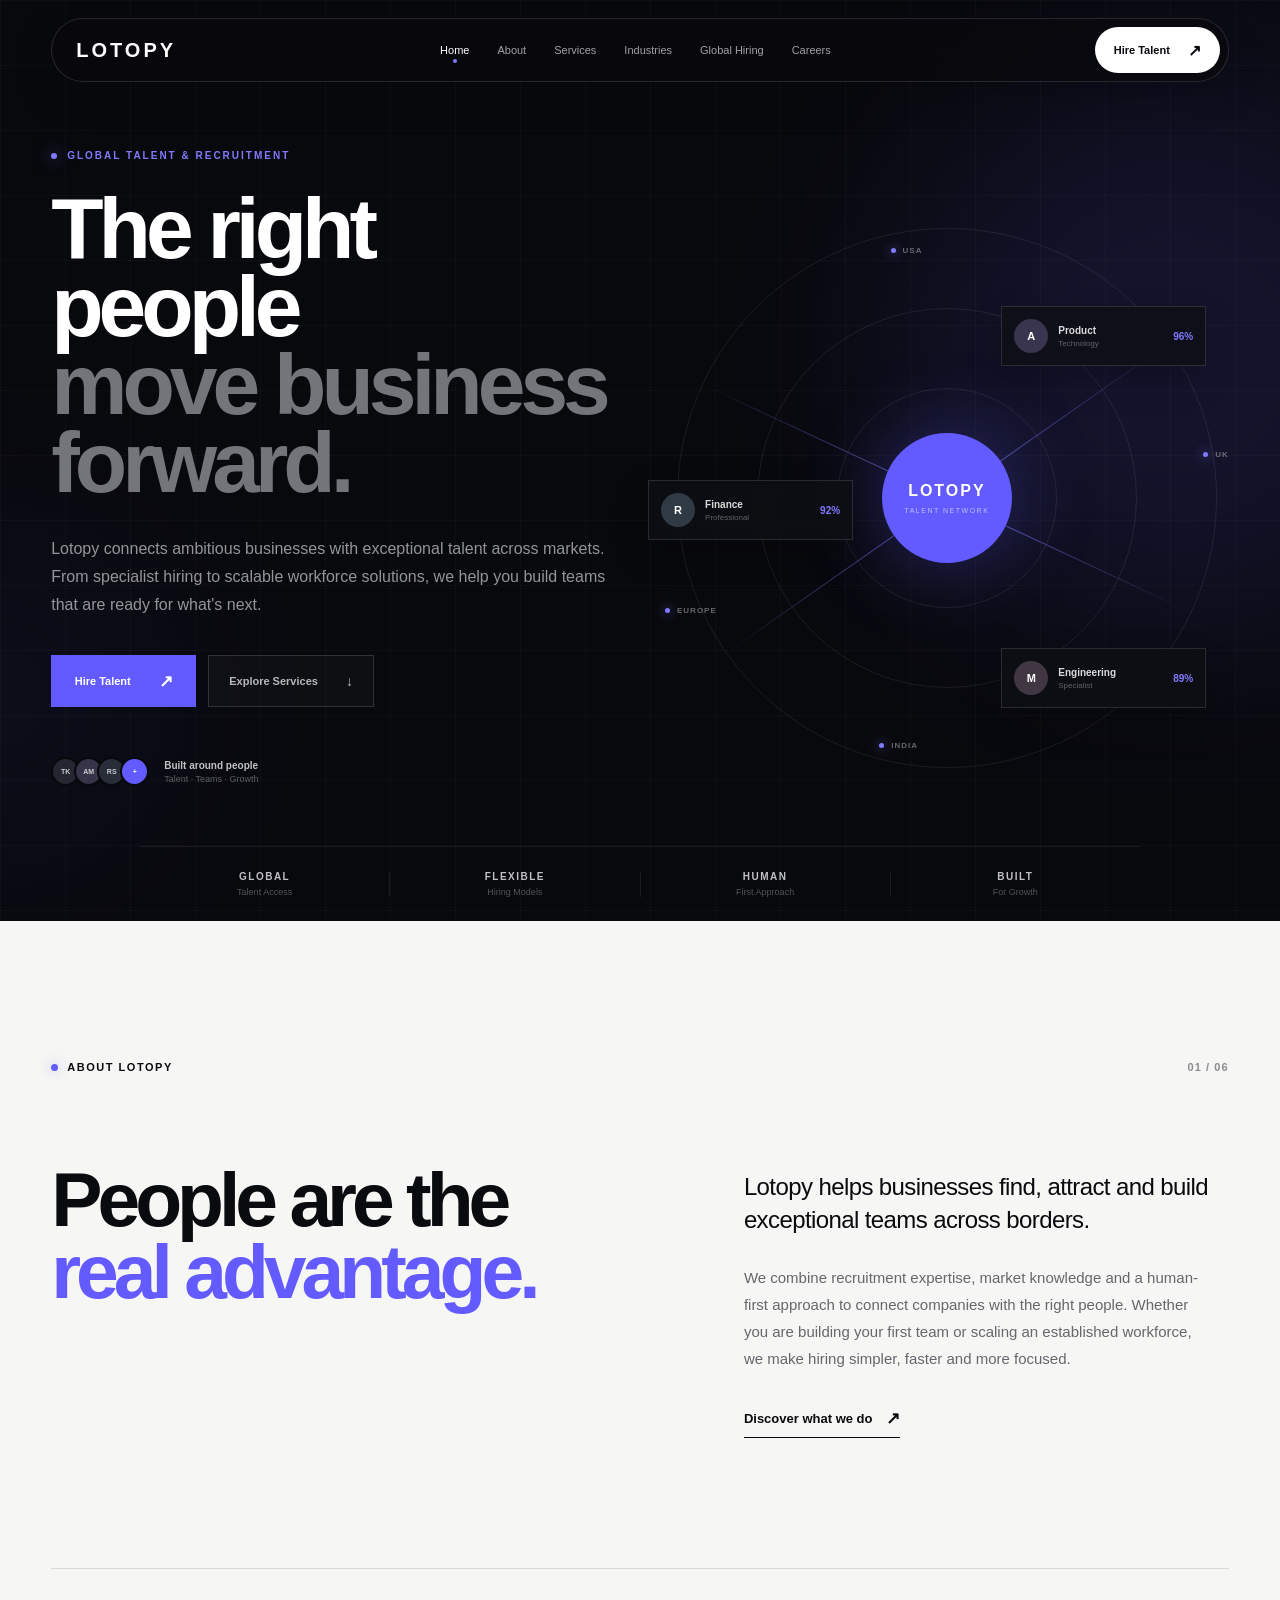
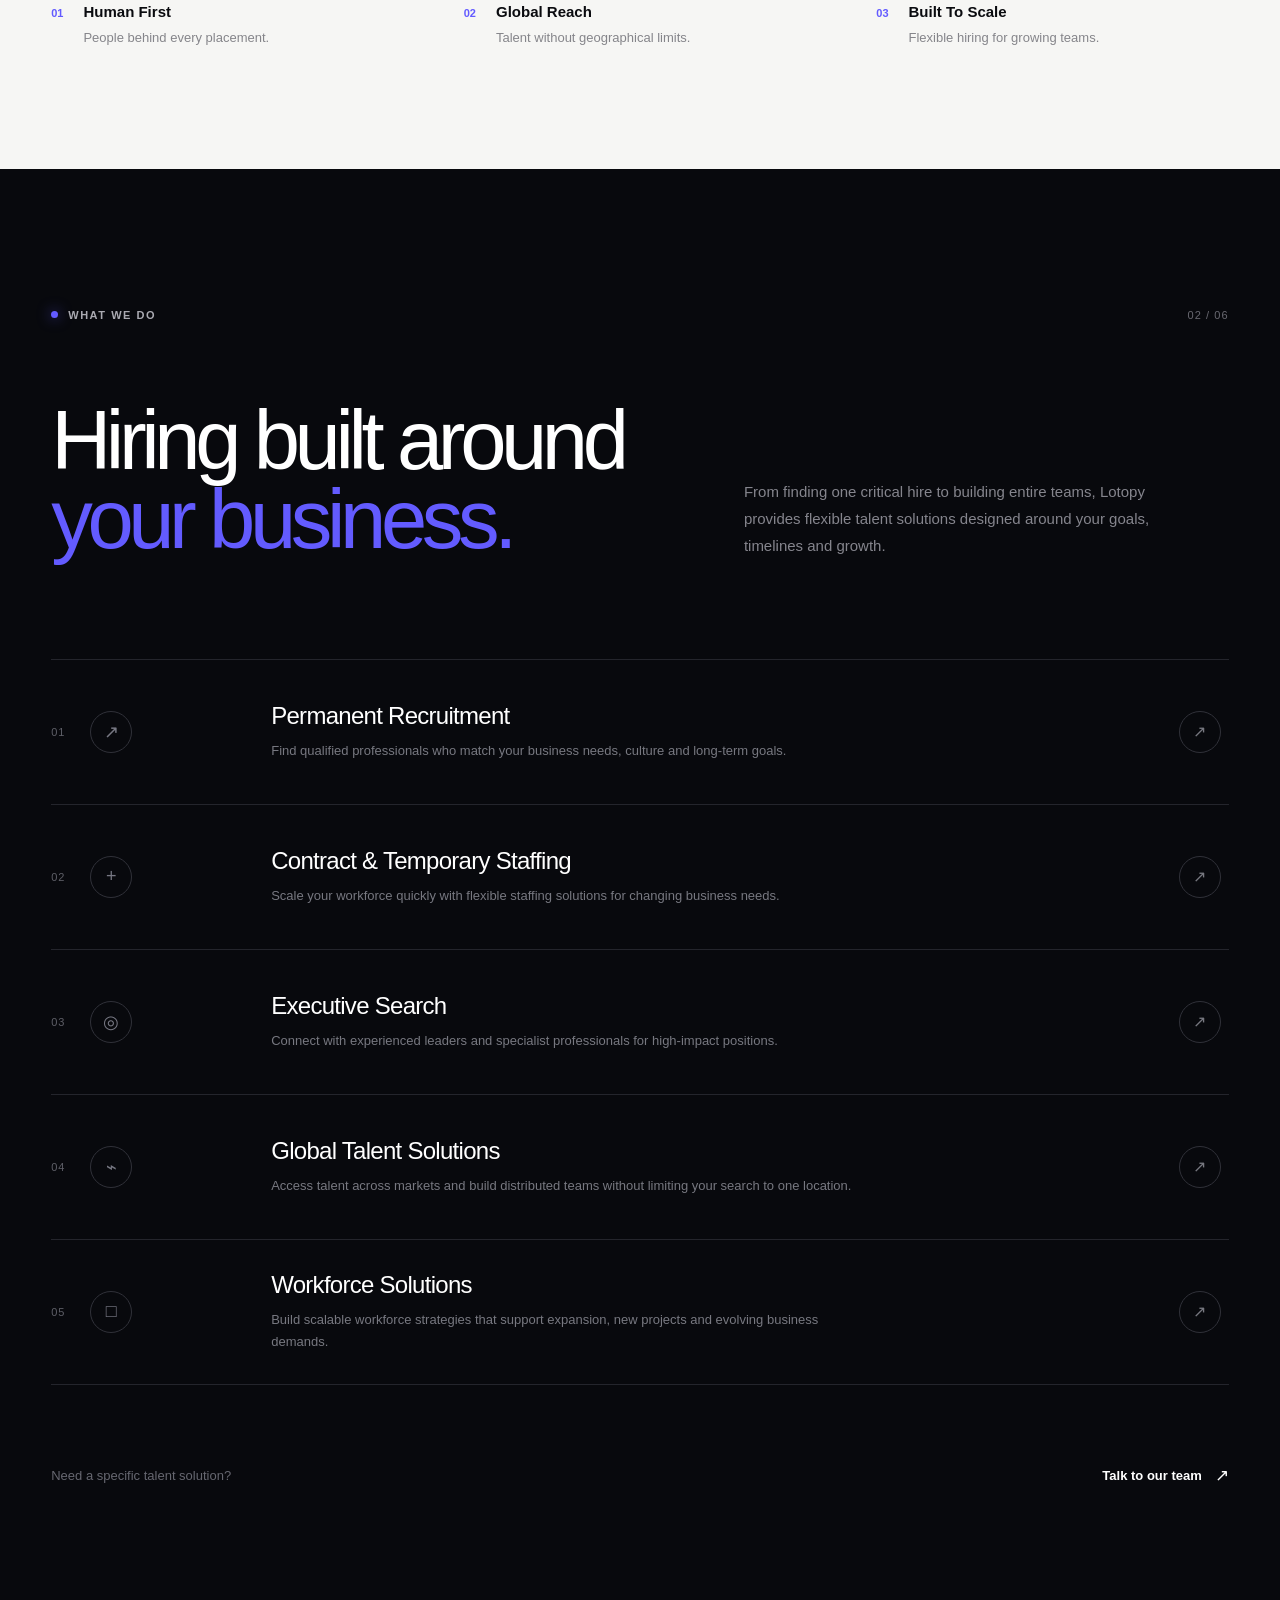
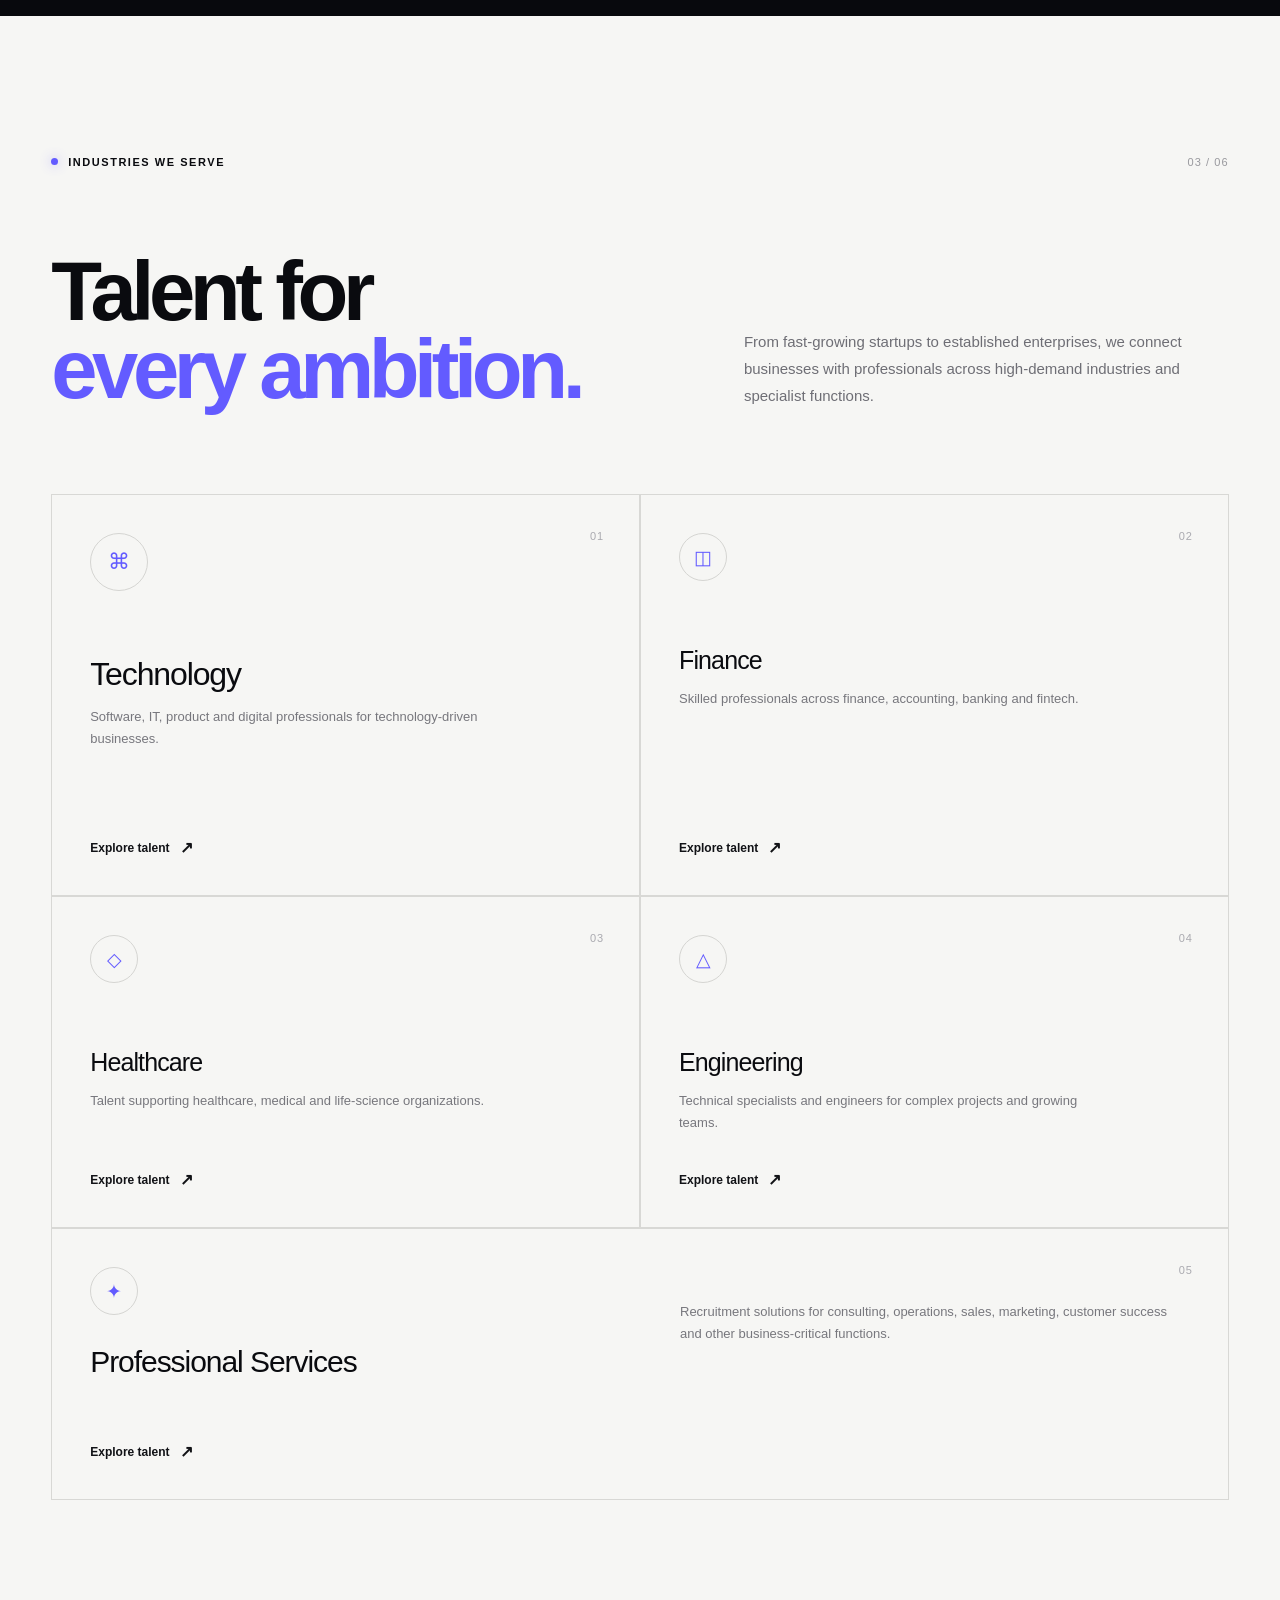
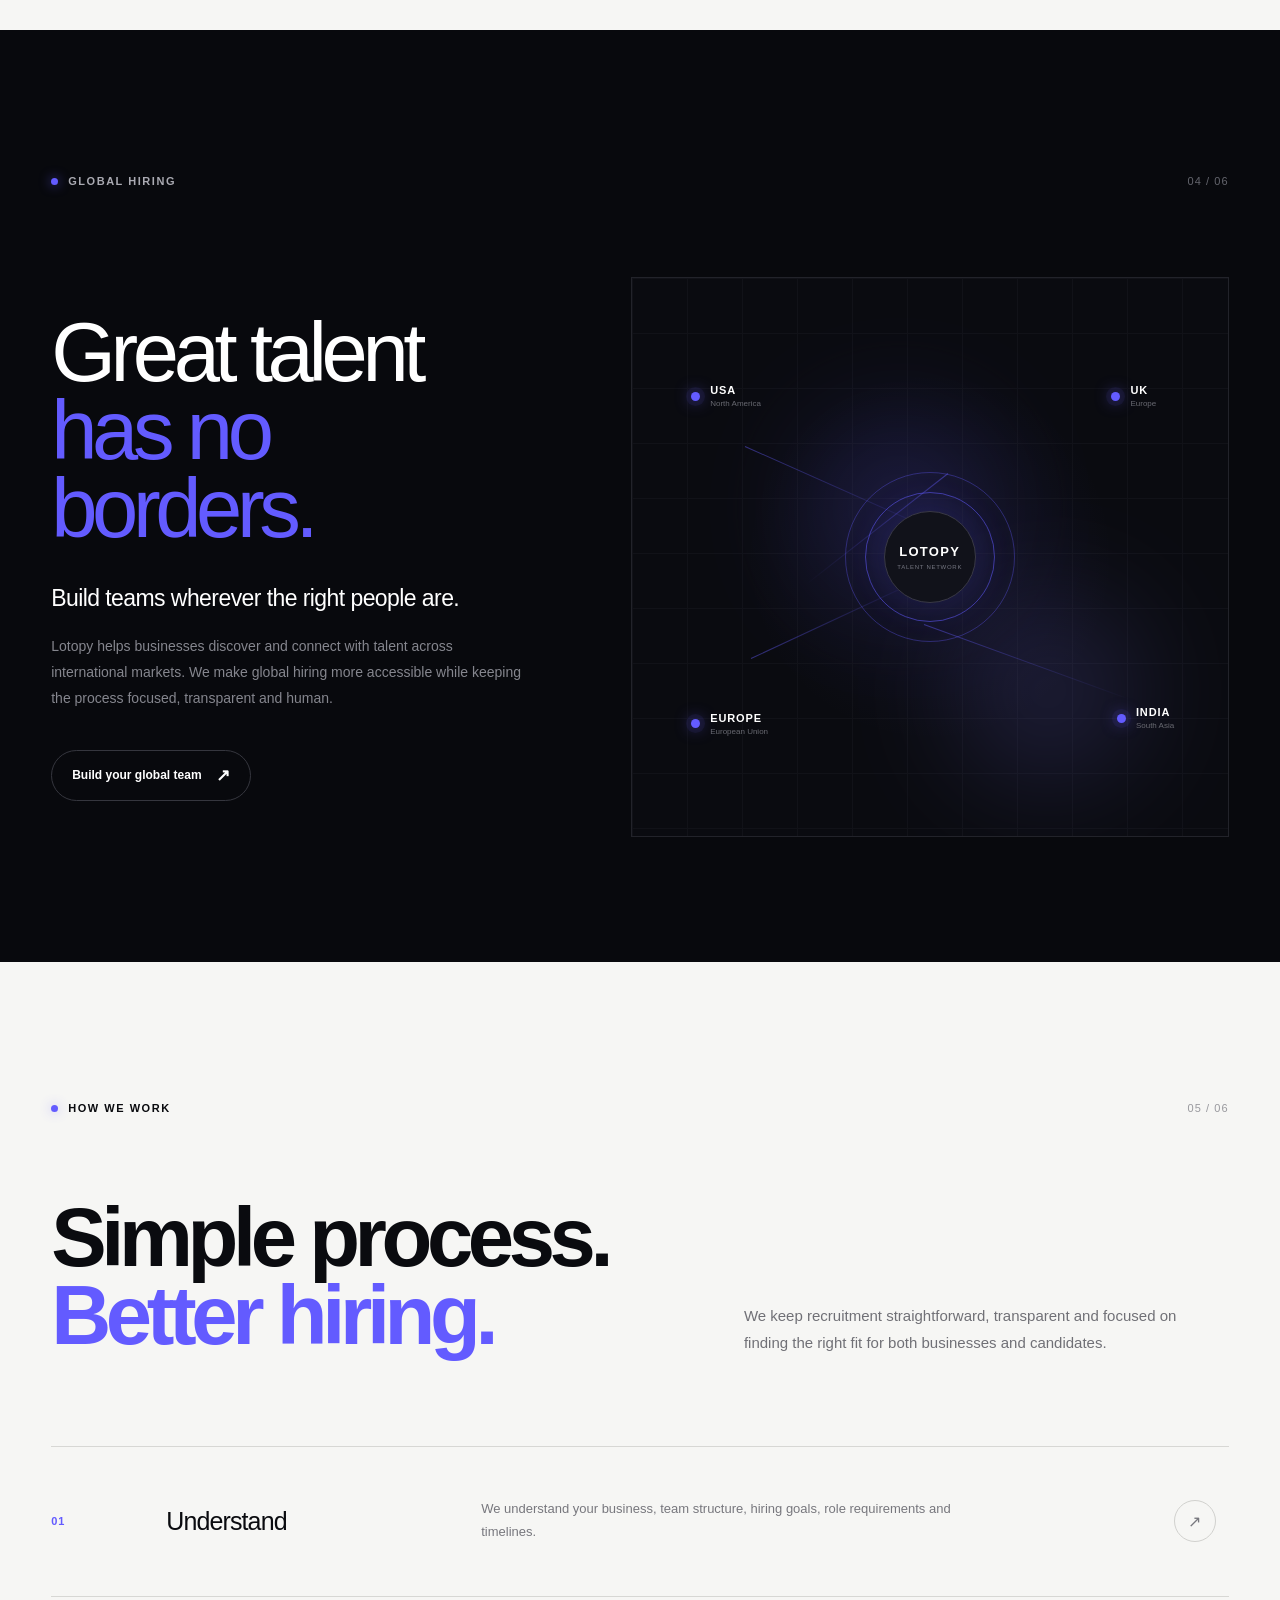
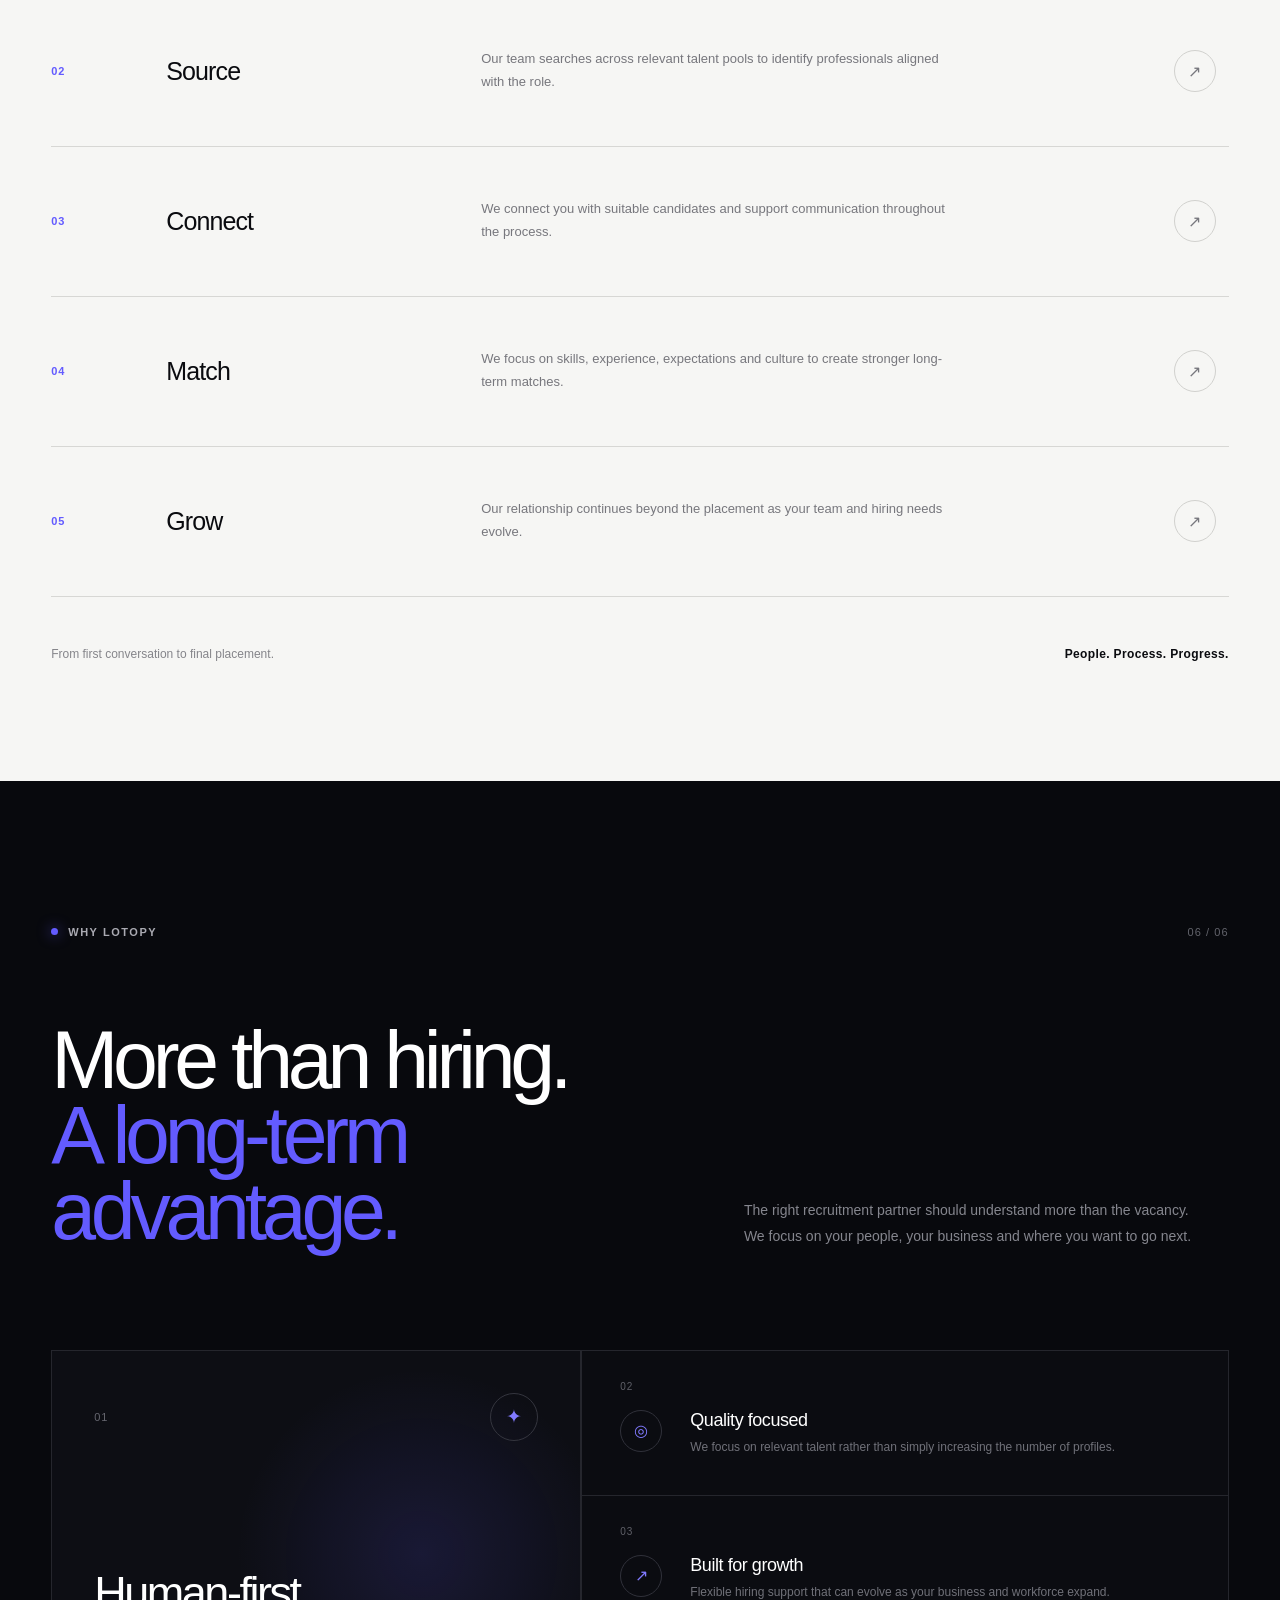
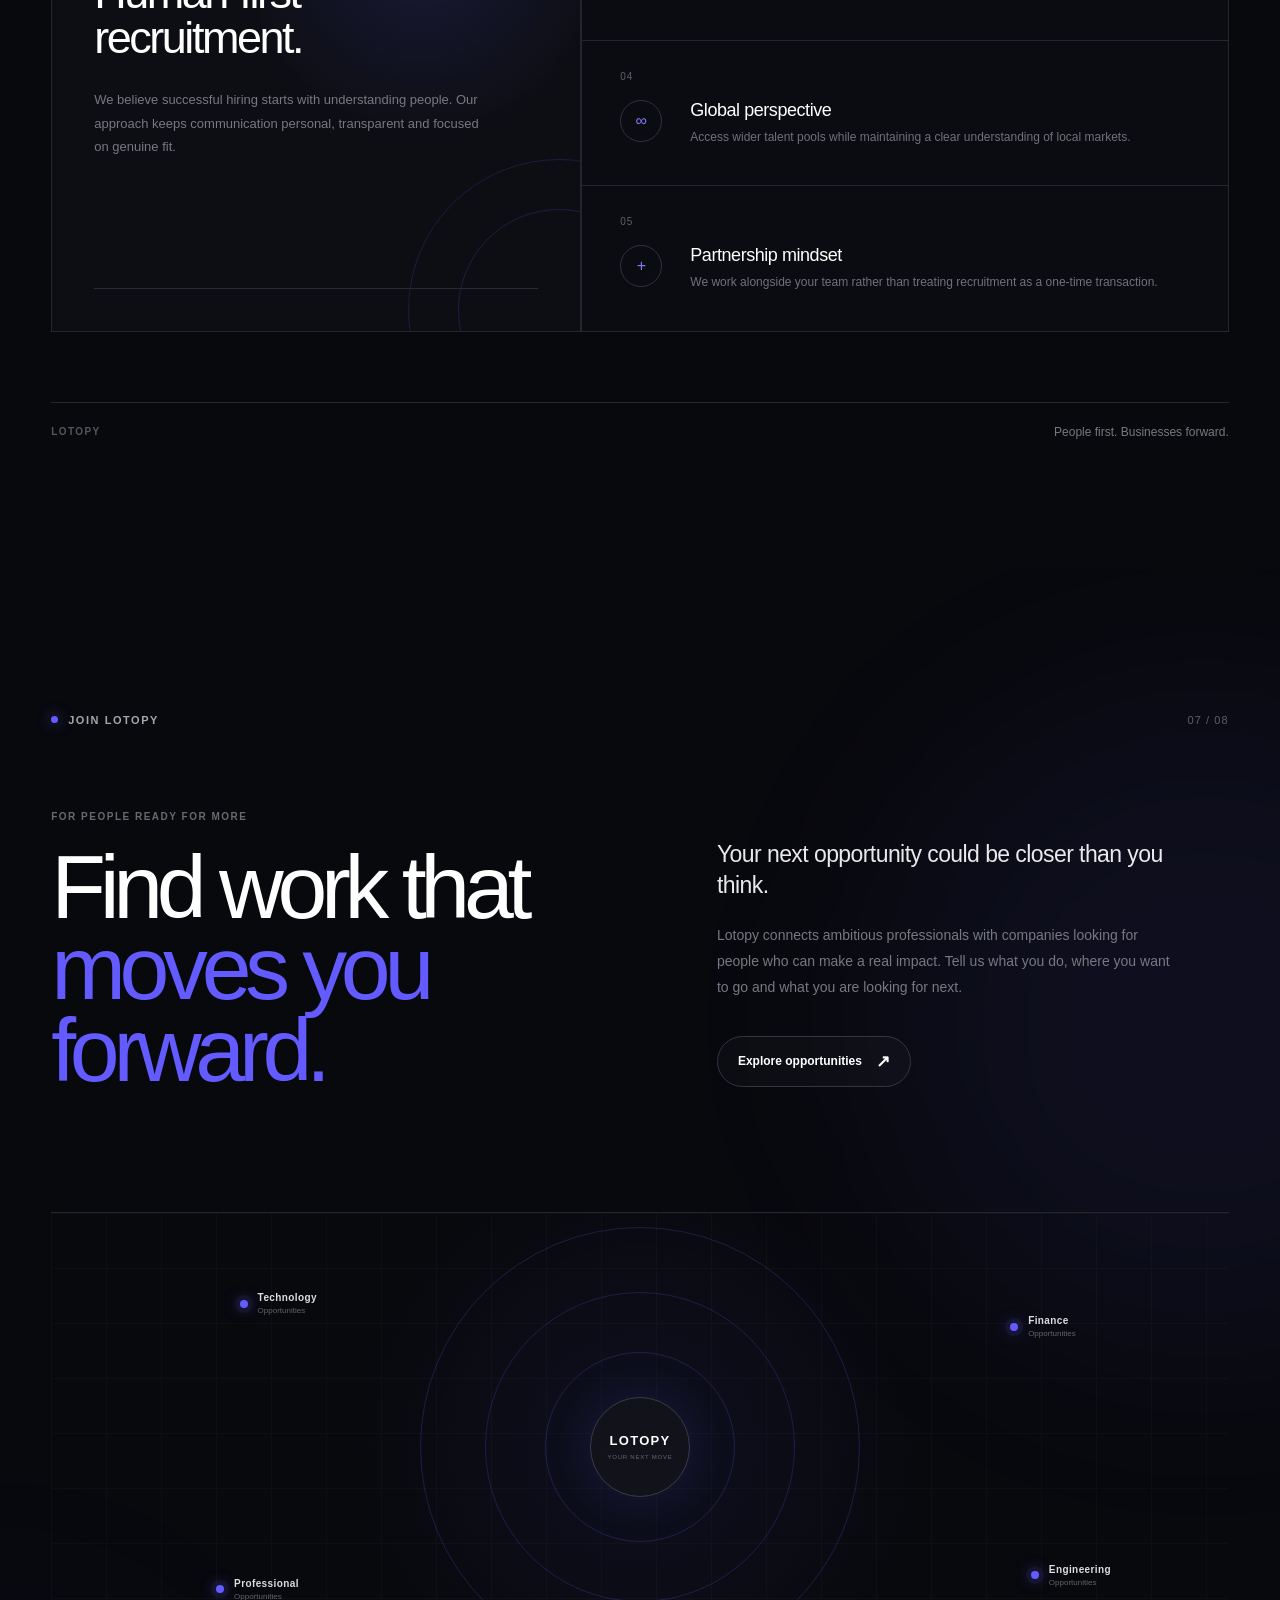
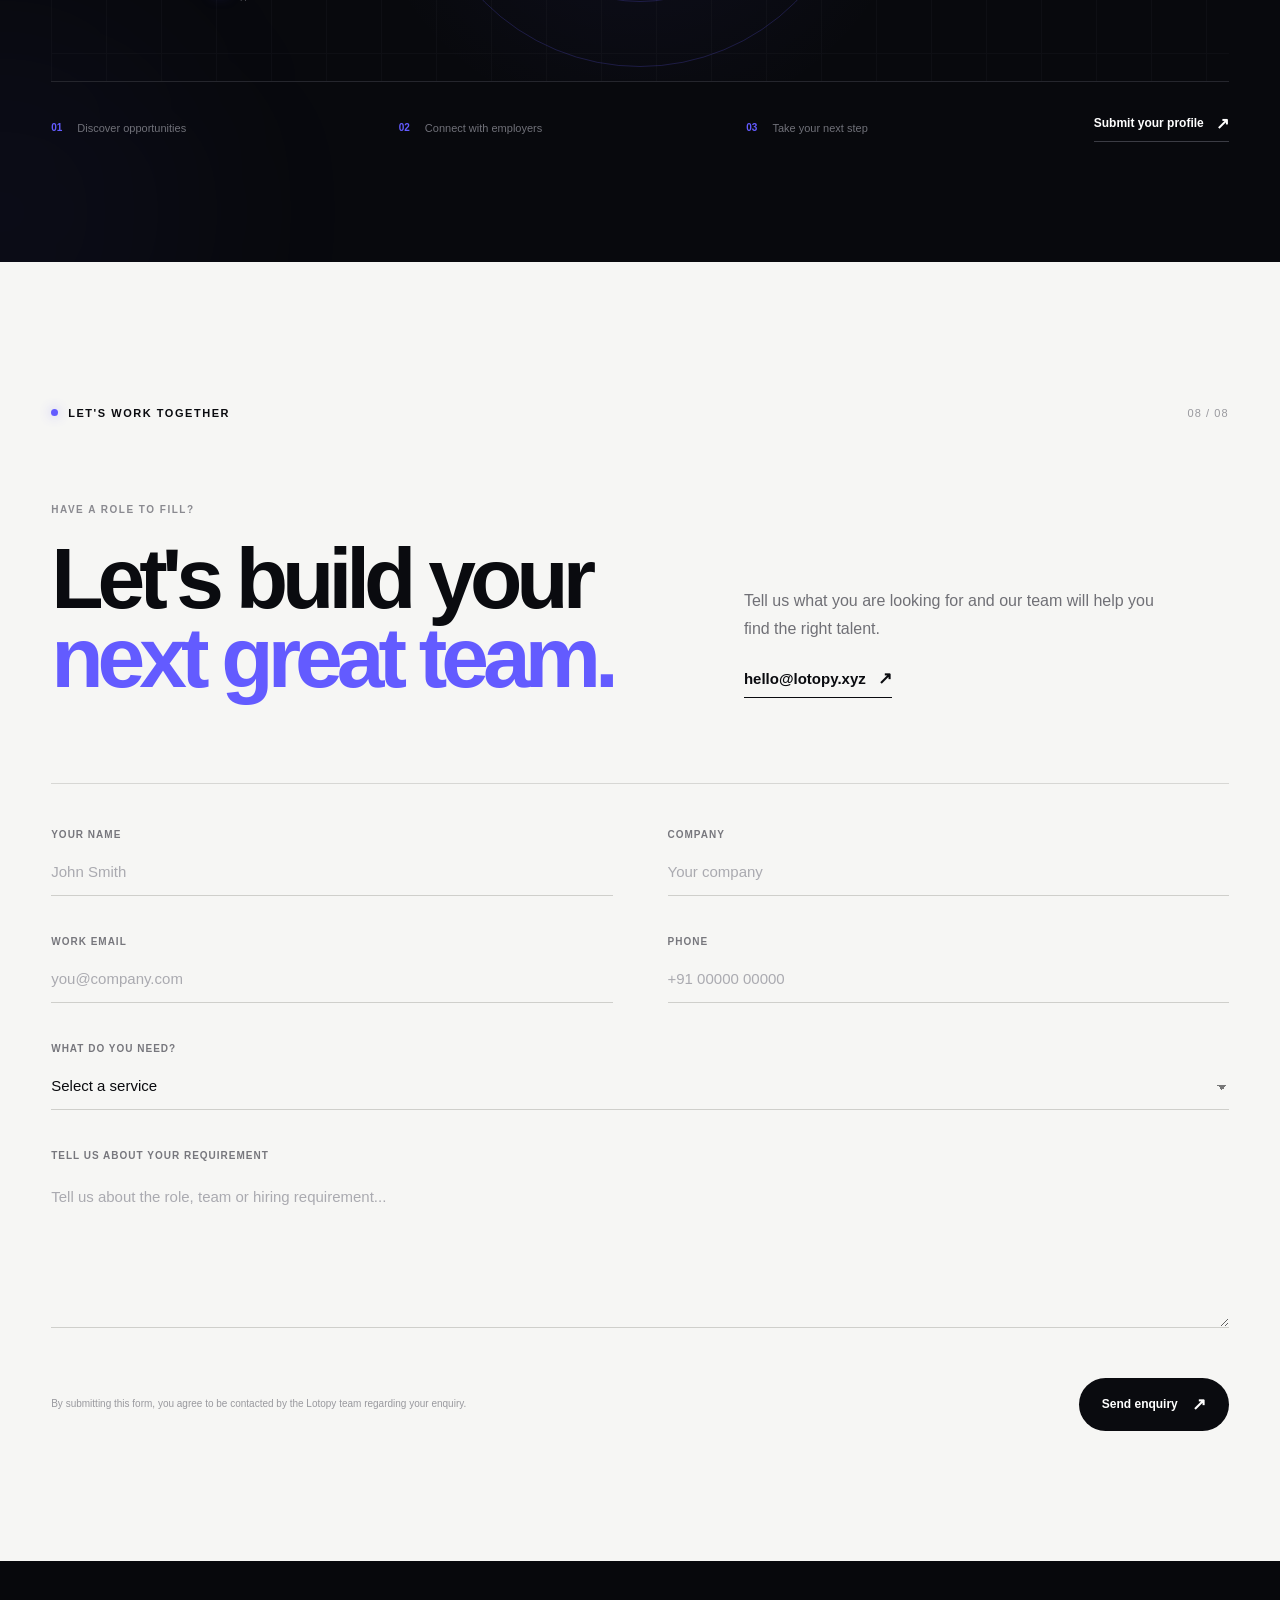
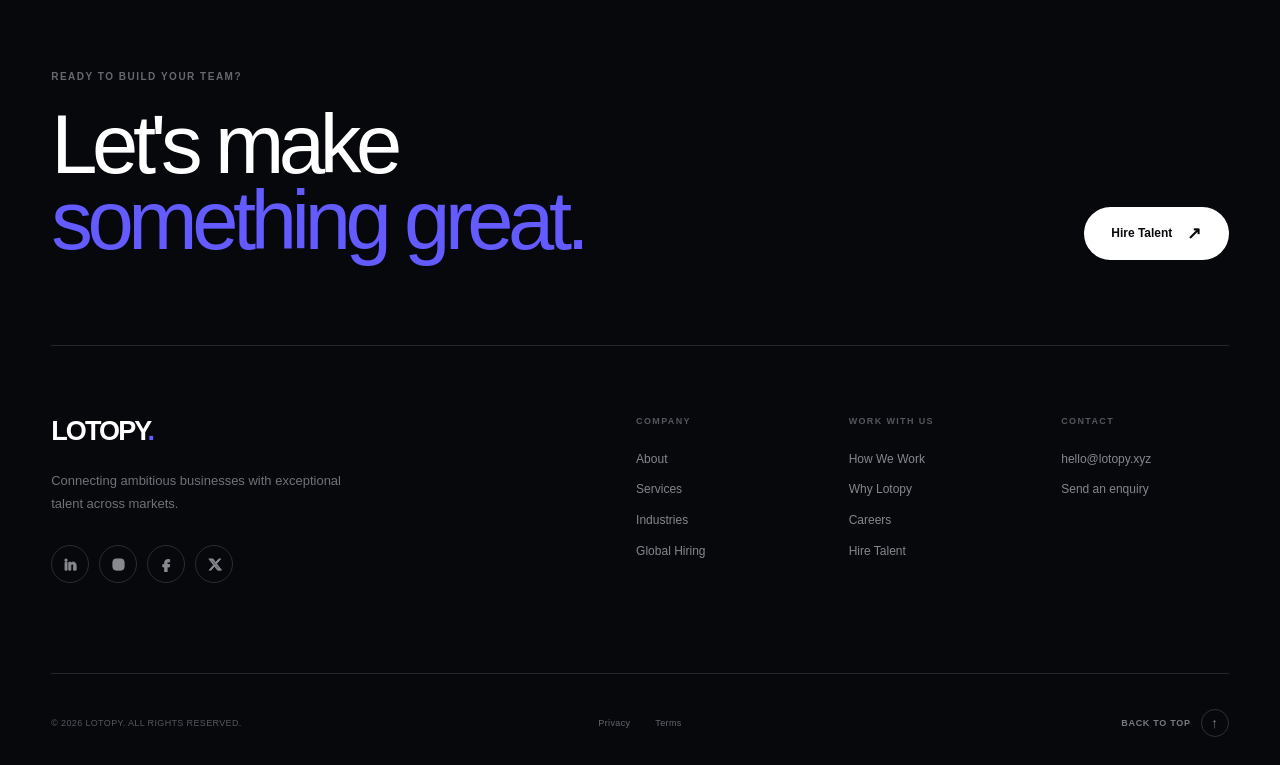
<file: index.html>
<!DOCTYPE html>
<html lang="en">
<head>
    <meta charset="UTF-8">
    <meta name="viewport" content="width=device-width, initial-scale=1.0">
<link rel="stylesheet" type="text/css" href="css/style.css">
    <title>Lotopy</title>

    <style>

        * {
            margin: 0;
            padding: 0;
            box-sizing: border-box;
        }

        html {
            scroll-behavior: smooth;
        }

        body {
            margin: 0;
            background: #08090d;
            font-family:
                Inter,
                -apple-system,
                BlinkMacSystemFont,
                "Segoe UI",
                sans-serif;
        }


        /* ================================
           NAVBAR
        ================================= */

        .lotopy-header {
            position: fixed;
            top: 0;
            left: 0;

            width: 100%;

            z-index: 9999;

            padding: 18px 0;
        }


        .lotopy-navbar {
            width: min(1240px, 92%);
            height: 64px;

            margin: 0 auto;

            padding: 0 8px 0 24px;

            display: flex;
            align-items: center;
            justify-content: space-between;

            border: 1px solid rgba(255,255,255,.13);
            border-radius: 100px;

            background: rgba(8,9,13,.75);

            backdrop-filter: blur(18px);
            -webkit-backdrop-filter: blur(18px);

            box-shadow:
                0 15px 40px rgba(0,0,0,.15);
        }


        /* ================================
           LOGO
        ================================= */

        .lotopy-logo {
            color: #fff;

            text-decoration: none;

            font-size: 20px;
            font-weight: 800;

            letter-spacing: 3px;
        }


        /* ================================
           DESKTOP NAV
        ================================= */

        .lotopy-nav-links {
            display: flex;
            align-items: center;

            gap: 2px;
        }


        .lotopy-nav-links a {
            position: relative;

            padding: 10px 13px;

            color: rgba(255,255,255,.62);

            text-decoration: none;

            font-size: 11px;
            font-weight: 500;

            transition: color .25s ease;
        }


        .lotopy-nav-links a:hover,
        .lotopy-nav-links a.active {
            color: #fff;
        }


        .lotopy-nav-links a.active::after {
            content: "";

            position: absolute;

            left: 50%;
            bottom: 3px;

            width: 4px;
            height: 4px;

            transform: translateX(-50%);

            border-radius: 50%;

            background: #817aff;
        }


        /* ================================
           CTA
        ================================= */

        .lotopy-nav-cta {
            min-width: 125px;
            height: 46px;

            padding: 0 17px;

            display: inline-flex;
            align-items: center;
            justify-content: center;

            gap: 18px;

            border-radius: 100px;

            background: #fff;
            color: #08090d;

            text-decoration: none;

            font-size: 11px;
            font-weight: 700;

            transition:
                background .25s ease,
                color .25s ease;
        }


        .lotopy-nav-cta span {
            font-size: 16px;

            transition: transform .25s ease;
        }


        .lotopy-nav-cta:hover {
            background: #635bff;
            color: #fff;
        }


        .lotopy-nav-cta:hover span {
            transform: translate(3px,-3px);
        }


        /* ================================
           MOBILE BUTTON
        ================================= */

        .lotopy-menu-btn {
            display: none;

            width: 46px;
            height: 46px;

            border: 1px solid rgba(255,255,255,.15);
            border-radius: 50%;

            background: rgba(255,255,255,.05);

            cursor: pointer;

            align-items: center;
            justify-content: center;

            flex-direction: column;

            gap: 6px;
        }


        .lotopy-menu-btn span {
            display: block;

            width: 17px;
            height: 1px;

            background: #fff;

            transition:
                transform .3s ease,
                opacity .3s ease;
        }


        /* ================================
           MOBILE MENU
        ================================= */

        .lotopy-mobile-menu {
            display: none;

            width: min(1240px,92%);

            margin: 10px auto 0;

            padding: 15px;

            border: 1px solid rgba(255,255,255,.12);
            border-radius: 22px;

            background: rgba(8,9,13,.97);

            backdrop-filter: blur(20px);
            -webkit-backdrop-filter: blur(20px);
        }


        .lotopy-mobile-menu a {
            display: flex;
            align-items: center;
            justify-content: space-between;

            padding: 16px 12px;

            border-bottom:
                1px solid rgba(255,255,255,.08);

            color: rgba(255,255,255,.72);

            text-decoration: none;

            font-size: 14px;
        }


        .lotopy-mobile-menu a:last-child {
            border-bottom: none;
        }


        .lotopy-mobile-menu .mobile-contact {
            margin-top: 10px;

            border: none;
            border-radius: 12px;

            background: #635bff;

            color: #fff;
        }


        /* ================================
           MENU OPEN
        ================================= */

        .lotopy-header.menu-open
        .lotopy-mobile-menu {
            display: block;
        }


        .lotopy-header.menu-open
        .lotopy-menu-btn span:first-child {
            transform:
                translateY(3.5px)
                rotate(45deg);
        }


        .lotopy-header.menu-open
        .lotopy-menu-btn span:last-child {
            transform:
                translateY(-3.5px)
                rotate(-45deg);
        }


        /* ================================
           MOBILE
        ================================= */

        @media (max-width: 800px) {

            .lotopy-navbar {
                height: 60px;

                padding-left: 20px;
                padding-right: 7px;
            }


            .lotopy-nav-links,
            .lotopy-nav-cta {
                display: none;
            }


            .lotopy-menu-btn {
                display: flex;
            }
        }


        @media (max-width: 600px) {

            .lotopy-header {
                padding: 12px 0;
            }


            .lotopy-navbar {
                width: 92%;
            }


            .lotopy-logo {
                font-size: 18px;
            }


            .lotopy-mobile-menu {
                width: 92%;
            }
        }

    </style>
</head>


<body>


    <!-- =================================
         LOTOPY NAVBAR
    ================================= -->

    <header class="lotopy-header">

        <nav class="lotopy-navbar">


            <!-- LOGO -->

            <a href="#" class="lotopy-logo">
                LOTOPY
            </a>


            <!-- DESKTOP NAVIGATION -->

            <div class="lotopy-nav-links">

                <a href="#index.html" class="active">
                    Home
                </a>

                <a href="#about">
                    About
                </a>

                <a href="#services">
                    Services
                </a>

                <a href="#industries">
                    Industries
                </a>

                <a href="#global">
                    Global Hiring
                </a>

                <a href="#process">
                    Careers
                </a>

            </div>


            <!-- CTA -->

            <a href="#contact" class="lotopy-nav-cta">

                Hire Talent

                <span>↗</span>

            </a>


            <!-- MOBILE BUTTON -->

            <button
                class="lotopy-menu-btn"
                type="button"
                aria-label="Open menu"
            >

                <span></span>
                <span></span>

            </button>


        </nav>


        <!-- MOBILE MENU -->

        <div class="lotopy-mobile-menu">

            <a href="index.html">
                Home
            </a>

            <a href="#about">
                About
            </a>

            <a href="#services">
                Services
            </a>

            <a href="#industries">
                Industries
            </a>

            <a href="#global">
                Global Hiring
            </a>

            <a href="#process">
                Careers
            </a>

            <a href="#contact" class="mobile-contact">
                Hire Talent
                <span>↗</span>
            </a>

        </div>

    </header>
    <section class="lotopy-hero" id="home">

    <!-- Background -->
    <div class="hero-grid"></div>

    <div class="hero-glow hero-glow-one"></div>
    <div class="hero-glow hero-glow-two"></div>


    <div class="hero-container">

        <!-- Left Content -->
        <div class="hero-content">

            <div class="hero-eyebrow">
                <span class="eyebrow-dot"></span>
                GLOBAL TALENT & RECRUITMENT
            </div>


            <h1>
                The right people
                <span>move business forward.</span>
            </h1>


            <p class="hero-description">
                Lotopy connects ambitious businesses with exceptional
                talent across markets. From specialist hiring to
                scalable workforce solutions, we help you build teams
                that are ready for what's next.
            </p>


            <div class="hero-buttons">

                <a href="#contact" class="hero-primary-btn">
                    Hire Talent
                    <span>↗</span>
                </a>

                <a href="#services" class="hero-secondary-btn">
                    Explore Services
                    <span>↓</span>
                </a>

            </div>


            <div class="hero-trust">

                <div class="hero-avatars">

                    <span>TK</span>
                    <span>AM</span>
                    <span>RS</span>
                    <span>+</span>

                </div>

                <div class="hero-trust-text">
                    <strong>Built around people</strong>
                    <small>Talent · Teams · Growth</small>
                </div>

            </div>

        </div>


        <!-- Right Visual -->
        <div class="hero-visual">

            <div class="visual-orbit orbit-1"></div>
            <div class="visual-orbit orbit-2"></div>
            <div class="visual-orbit orbit-3"></div>


            <!-- Connection Lines -->
            <div class="connection connection-1"></div>
            <div class="connection connection-2"></div>
            <div class="connection connection-3"></div>
            <div class="connection connection-4"></div>


            <!-- Center -->
            <div class="hero-center">

                <div class="hero-center-inner">
                    <strong>LOTOPY</strong>
                    <span>TALENT NETWORK</span>
                </div>

            </div>


            <!-- Talent Cards -->

            <div class="talent-card talent-card-one">

                <div class="talent-avatar">
                    A
                </div>

                <div class="talent-info">
                    <strong>Product</strong>
                    <span>Technology</span>
                </div>

                <b>96%</b>

            </div>


            <div class="talent-card talent-card-two">

                <div class="talent-avatar avatar-two">
                    R
                </div>

                <div class="talent-info">
                    <strong>Finance</strong>
                    <span>Professional</span>
                </div>

                <b>92%</b>

            </div>


            <div class="talent-card talent-card-three">

                <div class="talent-avatar avatar-three">
                    M
                </div>

                <div class="talent-info">
                    <strong>Engineering</strong>
                    <span>Specialist</span>
                </div>

                <b>89%</b>

            </div>


            <!-- Location Nodes -->

            <div class="location-node location-one">
                <i></i>
                USA
            </div>

            <div class="location-node location-two">
                <i></i>
                UK
            </div>

            <div class="location-node location-three">
                <i></i>
                INDIA
            </div>

            <div class="location-node location-four">
                <i></i>
                EUROPE
            </div>

        </div>

    </div>


    <!-- Bottom Stats -->

    <div class="hero-bottom">

        <div class="hero-stat">
            <strong>GLOBAL</strong>
            <span>Talent Access</span>
        </div>

        <div class="hero-divider"></div>

        <div class="hero-stat">
            <strong>FLEXIBLE</strong>
            <span>Hiring Models</span>
        </div>

        <div class="hero-divider"></div>

        <div class="hero-stat">
            <strong>HUMAN</strong>
            <span>First Approach</span>
        </div>

        <div class="hero-divider"></div>

        <div class="hero-stat">
            <strong>BUILT</strong>
            <span>For Growth</span>
        </div>

    </div>

</section>

<!-- ----------------------- -->
<!-- =========================
     LOTOPY — ABOUT SECTION
========================= -->

<section class="lotopy-about" id="about">

  <div class="about-container">

    <!-- Top Label -->
    <div class="about-top">
      <span class="about-label">
        <span class="about-dot"></span>
        ABOUT LOTOPY
      </span>

      <span class="about-index">01 / 06</span>
    </div>


    <!-- Main Content -->
    <div class="about-main">

      <!-- Left Heading -->
      <div class="about-heading-wrap">
        <h2>
          People are the
          <span>real advantage.</span>
        </h2>
      </div>


      <!-- Right Content -->
      <div class="about-content">

        <p class="about-lead">
          Lotopy helps businesses find, attract and build exceptional
          teams across borders.
        </p>

        <p class="about-text">
          We combine recruitment expertise, market knowledge and a
          human-first approach to connect companies with the right
          people. Whether you are building your first team or scaling
          an established workforce, we make hiring simpler, faster
          and more focused.
        </p>

        <a href="#services" class="about-link">
          Discover what we do
          <span>↗</span>
        </a>

      </div>

    </div>


    <!-- Bottom Visual -->
    <div class="about-visual">

      <div class="about-line"></div>

      <div class="about-points">

        <div class="about-point">
          <span class="point-number">01</span>
          <div>
            <strong>Human First</strong>
            <p>People behind every placement.</p>
          </div>
        </div>

        <div class="about-point">
          <span class="point-number">02</span>
          <div>
            <strong>Global Reach</strong>
            <p>Talent without geographical limits.</p>
          </div>
        </div>

        <div class="about-point">
          <span class="point-number">03</span>
          <div>
            <strong>Built To Scale</strong>
            <p>Flexible hiring for growing teams.</p>
          </div>
        </div>

      </div>

    </div>

  </div>

</section>

<!-- =========================
     LOTOPY — SERVICES SECTION
========================= -->

<section class="lotopy-services" id="services">

  <div class="services-container">

    <!-- Header -->
    <div class="services-header">

      <div class="services-label">
        <span></span>
        WHAT WE DO
      </div>

      <div class="services-number">02 / 06</div>

    </div>


    <!-- Intro -->
    <div class="services-intro">

      <h2>
        Hiring built around
        <em>your business.</em>
      </h2>

      <p>
        From finding one critical hire to building entire teams,
        Lotopy provides flexible talent solutions designed around
        your goals, timelines and growth.
      </p>

    </div>


    <!-- Services List -->
    <div class="services-list">

      <!-- Service 01 -->
      <div class="service-item">

        <div class="service-left">
          <span class="service-no">01</span>

          <div class="service-icon">↗</div>
        </div>

        <div class="service-content">
          <h3>Permanent Recruitment</h3>

          <p>
            Find qualified professionals who match your
            business needs, culture and long-term goals.
          </p>
        </div>

        <div class="service-arrow">↗</div>

      </div>


      <!-- Service 02 -->
      <div class="service-item">

        <div class="service-left">
          <span class="service-no">02</span>

          <div class="service-icon">+</div>
        </div>

        <div class="service-content">
          <h3>Contract & Temporary Staffing</h3>

          <p>
            Scale your workforce quickly with flexible
            staffing solutions for changing business needs.
          </p>
        </div>

        <div class="service-arrow">↗</div>

      </div>


      <!-- Service 03 -->
      <div class="service-item">

        <div class="service-left">
          <span class="service-no">03</span>

          <div class="service-icon">◎</div>
        </div>

        <div class="service-content">
          <h3>Executive Search</h3>

          <p>
            Connect with experienced leaders and specialist
            professionals for high-impact positions.
          </p>
        </div>

        <div class="service-arrow">↗</div>

      </div>


      <!-- Service 04 -->
      <div class="service-item">

        <div class="service-left">
          <span class="service-no">04</span>

          <div class="service-icon">⌁</div>
        </div>

        <div class="service-content">
          <h3>Global Talent Solutions</h3>

          <p>
            Access talent across markets and build distributed
            teams without limiting your search to one location.
          </p>
        </div>

        <div class="service-arrow">↗</div>

      </div>


      <!-- Service 05 -->
      <div class="service-item">

        <div class="service-left">
          <span class="service-no">05</span>

          <div class="service-icon">□</div>
        </div>

        <div class="service-content">
          <h3>Workforce Solutions</h3>

          <p>
            Build scalable workforce strategies that support
            expansion, new projects and evolving business demands.
          </p>
        </div>

        <div class="service-arrow">↗</div>

      </div>

    </div>


    <!-- Bottom CTA -->
    <div class="services-bottom">

      <span>
        Need a specific talent solution?
      </span>

      <a href="#contact">
        Talk to our team
        <b>↗</b>
      </a>

    </div>

  </div>

</section>


<section class="lotopy-industries" id="industries">

  <div class="industries-container">

    <div class="industries-header">
      <div class="industries-label">
        <span></span>
        INDUSTRIES WE SERVE
      </div>

      <div class="industries-number">03 / 06</div>
    </div>

    <div class="industries-intro">

      <h2>
        Talent for
        <span>every ambition.</span>
      </h2>

      <p>
        From fast-growing startups to established enterprises,
        we connect businesses with professionals across
        high-demand industries and specialist functions.
      </p>

    </div>


    <div class="industries-grid">

      <div class="industry-card industry-large">
        <span class="industry-number">01</span>
        <div class="industry-symbol">⌘</div>
        <h3>Technology</h3>
        <p>
          Software, IT, product and digital professionals
          for technology-driven businesses.
        </p>
        <a href="#contact">Explore talent <span>↗</span></a>
      </div>


      <div class="industry-card">
        <span class="industry-number">02</span>
        <div class="industry-symbol">◫</div>
        <h3>Finance</h3>
        <p>
          Skilled professionals across finance,
          accounting, banking and fintech.
        </p>
        <a href="#contact">Explore talent <span>↗</span></a>
      </div>


      <div class="industry-card">
        <span class="industry-number">03</span>
        <div class="industry-symbol">◇</div>
        <h3>Healthcare</h3>
        <p>
          Talent supporting healthcare, medical and
          life-science organizations.
        </p>
        <a href="#contact">Explore talent <span>↗</span></a>
      </div>


      <div class="industry-card">
        <span class="industry-number">04</span>
        <div class="industry-symbol">△</div>
        <h3>Engineering</h3>
        <p>
          Technical specialists and engineers for
          complex projects and growing teams.
        </p>
        <a href="#contact">Explore talent <span>↗</span></a>
      </div>


      <div class="industry-card industry-wide">
        <span class="industry-number">05</span>

        <div class="industry-wide-content">
          <div>
            <div class="industry-symbol">✦</div>
            <h3>Professional Services</h3>
          </div>

          <p>
            Recruitment solutions for consulting, operations,
            sales, marketing, customer success and other
            business-critical functions.
          </p>
        </div>

        <a href="#contact">Explore talent <span>↗</span></a>
      </div>

    </div>

  </div>

</section>

<!-- =========================
     LOTOPY — GLOBAL HIRING
========================= -->

<section class="lotopy-global" id="global">

  <div class="global-container">

    <!-- Header -->
    <div class="global-header">

      <div class="global-label">
        <span></span>
        GLOBAL HIRING
      </div>

      <div class="global-number">04 / 06</div>

    </div>


    <!-- Main -->
    <div class="global-main">

      <!-- Left -->
      <div class="global-copy">

        <h2>
          Great talent
          <span>has no borders.</span>
        </h2>

        <p class="global-lead">
          Build teams wherever the right people are.
        </p>

        <p class="global-text">
          Lotopy helps businesses discover and connect with
          talent across international markets. We make global
          hiring more accessible while keeping the process
          focused, transparent and human.
        </p>

        <a href="#contact" class="global-cta">
          Build your global team
          <span>↗</span>
        </a>

      </div>


      <!-- Right — Global Network -->
      <div class="global-map">

        <div class="map-grid"></div>

        <div class="map-glow map-glow-one"></div>
        <div class="map-glow map-glow-two"></div>


        <!-- Connection Lines -->
        <div class="map-line line-one"></div>
        <div class="map-line line-two"></div>
        <div class="map-line line-three"></div>
        <div class="map-line line-four"></div>


        <!-- Locations -->

        <div class="location location-usa">
          <span class="location-dot"></span>
          <div>
            <strong>USA</strong>
            <small>North America</small>
          </div>
        </div>


        <div class="location location-uk">
          <span class="location-dot"></span>
          <div>
            <strong>UK</strong>
            <small>Europe</small>
          </div>
        </div>


        <div class="location location-india">
          <span class="location-dot"></span>
          <div>
            <strong>INDIA</strong>
            <small>South Asia</small>
          </div>
        </div>


        <div class="location location-europe">
          <span class="location-dot"></span>
          <div>
            <strong>EUROPE</strong>
            <small>European Union</small>
          </div>
        </div>


        <!-- Center -->
        <div class="global-center">

          <div class="center-ring ring-one"></div>
          <div class="center-ring ring-two"></div>

          <div class="center-core">
            <span>LOTOPY</span>
            <small>TALENT NETWORK</small>
          </div>

        </div>

      </div>

    </div>


    <!-- Bottom Stats -->

    
  </div>

</section>

<!-- =========================
     LOTOPY — HOW WE WORK
========================= -->

<section class="lotopy-process" id="process">

  <div class="process-container">

    <!-- Header -->
    <div class="process-header">

      <div class="process-label">
        <span></span>
        HOW WE WORK
      </div>

      <div class="process-number">05 / 06</div>

    </div>


    <!-- Intro -->
    <div class="process-intro">

      <h2>
        Simple process.
        <span>Better hiring.</span>
      </h2>

      <p>
        We keep recruitment straightforward, transparent and
        focused on finding the right fit for both businesses
        and candidates.
      </p>

    </div>


    <!-- Process -->
    <div class="process-list">

      <!-- 01 -->
      <div class="process-step">

        <div class="process-step-number">
          01
        </div>

        <div class="process-step-title">
          <h3>Understand</h3>
          <span>01</span>
        </div>

        <div class="process-step-content">
          <p>
            We understand your business, team structure,
            hiring goals, role requirements and timelines.
          </p>
        </div>

        <div class="process-step-icon">
          ↗
        </div>

      </div>


      <!-- 02 -->
      <div class="process-step">

        <div class="process-step-number">
          02
        </div>

        <div class="process-step-title">
          <h3>Source</h3>
          <span>02</span>
        </div>

        <div class="process-step-content">
          <p>
            Our team searches across relevant talent pools
            to identify professionals aligned with the role.
          </p>
        </div>

        <div class="process-step-icon">
          ↗
        </div>

      </div>


      <!-- 03 -->
      <div class="process-step">

        <div class="process-step-number">
          03
        </div>

        <div class="process-step-title">
          <h3>Connect</h3>
          <span>03</span>
        </div>

        <div class="process-step-content">
          <p>
            We connect you with suitable candidates and
            support communication throughout the process.
          </p>
        </div>

        <div class="process-step-icon">
          ↗
        </div>

      </div>


      <!-- 04 -->
      <div class="process-step">

        <div class="process-step-number">
          04
        </div>

        <div class="process-step-title">
          <h3>Match</h3>
          <span>04</span>
        </div>

        <div class="process-step-content">
          <p>
            We focus on skills, experience, expectations
            and culture to create stronger long-term matches.
          </p>
        </div>

        <div class="process-step-icon">
          ↗
        </div>

      </div>


      <!-- 05 -->
      <div class="process-step">

        <div class="process-step-number">
          05
        </div>

        <div class="process-step-title">
          <h3>Grow</h3>
          <span>05</span>
        </div>

        <div class="process-step-content">
          <p>
            Our relationship continues beyond the placement
            as your team and hiring needs evolve.
          </p>
        </div>

        <div class="process-step-icon">
          ↗
        </div>

      </div>

    </div>


    <!-- Bottom -->
    <div class="process-bottom">

      <span>
        From first conversation to final placement.
      </span>

      <strong>
        People. Process. Progress.
      </strong>

    </div>

  </div>

</section>

<!-- =========================
     LOTOPY — WHY LOTOPY
========================= -->

<section class="lotopy-why" id="why-lotopy">

  <div class="why-container">

    <!-- Header -->
    <div class="why-header">

      <div class="why-label">
        <span></span>
        WHY LOTOPY
      </div>

      <div class="why-number">06 / 06</div>

    </div>


    <!-- Main Heading -->
    <div class="why-intro">

      <h2>
        More than hiring.
        <span>A long-term advantage.</span>
      </h2>

      <p>
        The right recruitment partner should understand more than
        the vacancy. We focus on your people, your business and
        where you want to go next.
      </p>

    </div>


    <!-- Feature Layout -->
    <div class="why-layout">

      <!-- Main Feature -->
      <div class="why-feature">

        <div class="why-feature-top">
          <span>01</span>
          <div class="why-feature-icon">✦</div>
        </div>

        <div class="why-feature-content">

          <h3>
            Human-first
            <br>
            recruitment.
          </h3>

          <p>
            We believe successful hiring starts with understanding
            people. Our approach keeps communication personal,
            transparent and focused on genuine fit.
          </p>

        </div>

        <div class="why-feature-line"></div>

      </div>


      <!-- Side Features -->
      <div class="why-side">


        <!-- Feature 02 -->
        <div class="why-item">

          <div class="why-item-number">02</div>

          <div class="why-item-content">

            <div class="why-item-icon">◎</div>

            <div>
              <h3>Quality focused</h3>

              <p>
                We focus on relevant talent rather than
                simply increasing the number of profiles.
              </p>
            </div>

          </div>

        </div>


        <!-- Feature 03 -->
        <div class="why-item">

          <div class="why-item-number">03</div>

          <div class="why-item-content">

            <div class="why-item-icon">↗</div>

            <div>
              <h3>Built for growth</h3>

              <p>
                Flexible hiring support that can evolve
                as your business and workforce expand.
              </p>
            </div>

          </div>

        </div>


        <!-- Feature 04 -->
        <div class="why-item">

          <div class="why-item-number">04</div>

          <div class="why-item-content">

            <div class="why-item-icon">∞</div>

            <div>
              <h3>Global perspective</h3>

              <p>
                Access wider talent pools while maintaining
                a clear understanding of local markets.
              </p>
            </div>

          </div>

        </div>


        <!-- Feature 05 -->
        <div class="why-item">

          <div class="why-item-number">05</div>

          <div class="why-item-content">

            <div class="why-item-icon">+</div>

            <div>
              <h3>Partnership mindset</h3>

              <p>
                We work alongside your team rather than
                treating recruitment as a one-time transaction.
              </p>
            </div>

          </div>

        </div>

      </div>

    </div>


    <!-- Bottom Statement -->
    <div class="why-bottom">

      <div class="why-bottom-line"></div>

      <div class="why-bottom-content">

        <span>LOTOPY</span>

        <p>
          People first. Businesses forward.
        </p>

      </div>

    </div>

  </div>

</section>

<!-- =========================
     LOTOPY — CAREERS
========================= -->

<section class="lotopy-careers" id="careers">

  <div class="careers-container">

    <!-- Header -->
    <div class="careers-header">

      <div class="careers-label">
        <span></span>
        JOIN LOTOPY
      </div>

      <div class="careers-number">07 / 08</div>

    </div>


    <!-- Main -->
    <div class="careers-main">

      <div class="careers-heading">

        <div class="careers-eyebrow">
          FOR PEOPLE READY FOR MORE
        </div>

        <h2>
          Find work that
          <span>moves you forward.</span>
        </h2>

      </div>


      <div class="careers-copy">

        <p class="careers-lead">
          Your next opportunity could be closer than you think.
        </p>

        <p class="careers-text">
          Lotopy connects ambitious professionals with companies
          looking for people who can make a real impact. Tell us
          what you do, where you want to go and what you are
          looking for next.
        </p>

        <a href="#contact" class="careers-cta">
          Explore opportunities
          <span>↗</span>
        </a>

      </div>

    </div>


    <!-- Career Visual -->
    <div class="careers-visual">

      <div class="career-orbit orbit-one"></div>
      <div class="career-orbit orbit-two"></div>
      <div class="career-orbit orbit-three"></div>

      <div class="career-center">
        <span>LOTOPY</span>
        <small>YOUR NEXT MOVE</small>
      </div>


      <div class="career-node node-one">
        <span></span>
        <div>
          <strong>Technology</strong>
          <small>Opportunities</small>
        </div>
      </div>

      <div class="career-node node-two">
        <span></span>
        <div>
          <strong>Finance</strong>
          <small>Opportunities</small>
        </div>
      </div>

      <div class="career-node node-three">
        <span></span>
        <div>
          <strong>Engineering</strong>
          <small>Opportunities</small>
        </div>
      </div>

      <div class="career-node node-four">
        <span></span>
        <div>
          <strong>Professional</strong>
          <small>Opportunities</small>
        </div>
      </div>

    </div>


    <!-- Bottom -->
    <div class="careers-bottom">

      <div class="careers-bottom-item">
        <strong>01</strong>
        <span>Discover opportunities</span>
      </div>

      <div class="careers-bottom-item">
        <strong>02</strong>
        <span>Connect with employers</span>
      </div>

      <div class="careers-bottom-item">
        <strong>03</strong>
        <span>Take your next step</span>
      </div>

      <a href="#contact">
        Submit your profile
        <span>↗</span>
      </a>

    </div>

  </div>

</section>

<!-- =========================
     LOTOPY — CONTACT
========================= -->

<section class="lotopy-contact" id="contact">

  <div class="contact-container">

    <div class="contact-header">

      <div class="contact-label">
        <span></span>
        LET'S WORK TOGETHER
      </div>

      <div class="contact-number">08 / 08</div>

    </div>


    <div class="contact-main">

      <div class="contact-heading">

        <div class="contact-eyebrow">
          HAVE A ROLE TO FILL?
        </div>

        <h2>
          Let's build your
          <span>next great team.</span>
        </h2>

      </div>


      <div class="contact-copy">

        <p>
          Tell us what you are looking for and our team
          will help you find the right talent.
        </p>

        <a href="mailto:hello@lotopy.xyz" class="contact-email">
          hello@lotopy.xyz
          <span>↗</span>
        </a>

      </div>

    </div>


    <!-- Contact Form -->

    <div class="contact-form-wrap">

      <form class="lotopy-form">

        <div class="form-row">

          <div class="form-group">
            <label for="name">Your name</label>
            <input
              type="text"
              id="name"
              name="name"
              placeholder="John Smith"
            >
          </div>

          <div class="form-group">
            <label for="company">Company</label>
            <input
              type="text"
              id="company"
              name="company"
              placeholder="Your company"
            >
          </div>

        </div>


        <div class="form-row">

          <div class="form-group">
            <label for="email">Work email</label>
            <input
              type="email"
              id="email"
              name="email"
              placeholder="you@company.com"
            >
          </div>

          <div class="form-group">
            <label for="phone">Phone</label>
            <input
              type="tel"
              id="phone"
              name="phone"
              placeholder="+91 00000 00000"
            >
          </div>

        </div>


        <div class="form-group full-width">

          <label for="service">What do you need?</label>

          <select id="service" name="service">

            <option value="" selected disabled>
              Select a service
            </option>

            <option value="permanent">
              Permanent Recruitment
            </option>

            <option value="contract">
              Contract & Temporary Staffing
            </option>

            <option value="executive">
              Executive Search
            </option>

            <option value="global">
              Global Talent Solutions
            </option>

            <option value="workforce">
              Workforce Solutions
            </option>

          </select>

        </div>


        <div class="form-group full-width">

          <label for="message">Tell us about your requirement</label>

          <textarea
            id="message"
            name="message"
            rows="5"
            placeholder="Tell us about the role, team or hiring requirement..."
          ></textarea>

        </div>


        <div class="form-bottom">

          <p>
            By submitting this form, you agree to be contacted
            by the Lotopy team regarding your enquiry.
          </p>

          <button type="submit">
            Send enquiry
            <span>↗</span>
          </button>

        </div>

      </form>

    </div>

  </div>

</section>

<!-- =========================
     LOTOPY — FOOTER
========================= -->

<footer class="lotopy-footer">

  <div class="footer-container">

    <!-- TOP CTA -->
    <div class="footer-cta">

      <div class="footer-cta-text">
        <span>READY TO BUILD YOUR TEAM?</span>

        <h2>
          Let's make
          <em>something great.</em>
        </h2>
      </div>

      <a href="#contact" class="footer-cta-button">
        Hire Talent
        <span>↗</span>
      </a>

    </div>


    <!-- DIVIDER -->
    <div class="footer-divider"></div>


    <!-- MAIN FOOTER -->
    <div class="footer-main">


      <!-- BRAND -->
      <div class="footer-brand">

        <a href="#home" class="footer-logo">
          LOTOPY<span>.</span>
        </a>

        <p>
          Connecting ambitious businesses with
          exceptional talent across markets.
        </p>


        <!-- SOCIAL ICONS -->
        <div class="footer-social">

          <a href="#" aria-label="LinkedIn">
            <svg viewBox="0 0 24 24">
              <path d="M6.5 8.2H3.2V21h3.3V8.2ZM4.85 3A2 2 0 1 0 4.85 7 2 2 0 0 0 4.85 3ZM21 13.65c0-3.85-2.05-5.65-4.78-5.65-2.2 0-3.18 1.2-3.73 2.05V8.2H9.2V21h3.29v-6.33c0-1.67.32-3.28 2.38-3.28 2.03 0 2.05 1.9 2.05 3.39V21H21v-7.35Z"/>
            </svg>
          </a>


          <a href="#" aria-label="Instagram">
            <svg viewBox="0 0 24 24">
              <rect x="3" y="3" width="18" height="18" rx="5"></rect>
              <circle cx="12" cy="12" r="4"></circle>
              <circle cx="17.5" cy="6.7" r="1"></circle>
            </svg>
          </a>


          <a href="#" aria-label="Facebook">
            <svg viewBox="0 0 24 24">
              <path d="M14 8h3V4h-3c-3.3 0-5 2-5 5v3H6v4h3v8h4v-8h3.5l.5-4H13V9c0-.7.3-1 1-1Z"/>
            </svg>
          </a>


          <a href="#" aria-label="X">
            <svg viewBox="0 0 24 24">
              <path d="M18.9 3H22l-6.77 7.74L23.2 21h-6.24l-4.89-6.39L6.48 21H3.37l7.24-8.28L3 3h6.4l4.42 5.84L18.9 3Zm-1.1 15.8h1.73L8.46 5.08H6.6L17.8 18.8Z"/>
            </svg>
          </a>

        </div>

      </div>


      <!-- NAVIGATION -->
      <div class="footer-links">

        <div class="footer-link-column">

          <span>COMPANY</span>

          <a href="#about">About</a>
          <a href="#services">Services</a>
          <a href="#industries">Industries</a>
          <a href="#global">Global Hiring</a>

        </div>


        <div class="footer-link-column">

          <span>WORK WITH US</span>

          <a href="#process">How We Work</a>
          <a href="#why-lotopy">Why Lotopy</a>
          <a href="#careers">Careers</a>
          <a href="#contact">Hire Talent</a>

        </div>


        <div class="footer-link-column">

          <span>CONTACT</span>

          <a href="mailto:hello@lotopy.xyz">
            hello@lotopy.xyz
          </a>

          <!-- <a href="tel:+910000000000">
            +91 00000 00000
          </a> -->

          <a href="#contact">
            Send an enquiry
          </a>

        </div>

      </div>

    </div>


    <!-- HUGE LOGO -->
    <!-- <div class="footer-logo-wrap">
      <div class="footer-huge-logo">
        LOTOPY
      </div>
    </div> -->


    <!-- BOTTOM -->
    <div class="footer-bottom">

      <span>
        © 2026 LOTOPY. ALL RIGHTS RESERVED.
      </span>

      <div class="footer-bottom-links">
        <a href="#">Privacy</a>
        <a href="#">Terms</a>
      </div>

      <a href="#home" class="footer-back">
        BACK TO TOP
        <span>↑</span>
      </a>

    </div>

  </div>

</footer>

    <!--
        ABHI YAHAN KUCH BHI NAHI HAI.

        Sirf Navbar hai.
        Next step mein isi ke neeche Hero section add karenge.
    -->


    <script>

        const header =
            document.querySelector(".lotopy-header");

        const menuButton =
            document.querySelector(".lotopy-menu-btn");


        menuButton.addEventListener("click", function () {

            header.classList.toggle("menu-open");

        });


        const mobileLinks =
            document.querySelectorAll(
                ".lotopy-mobile-menu a"
            );


        mobileLinks.forEach(function(link) {

            link.addEventListener("click", function() {

                header.classList.remove("menu-open");

            });

        });

    </script>

</body>
</html>
</file>
<file: css/style.css>
/* =========================================
   LOTOPY HERO
========================================= */

.lotopy-hero {
    position: relative;

    min-height: 100vh;

    padding: 150px 0 0;

    background: #08090d;

    color: #fff;

    overflow: hidden;

    display: flex;
    flex-direction: column;
}


/* =========================================
   BACKGROUND GRID
========================================= */

.hero-grid {
    position: absolute;

    inset: 0;

    background-image:
        linear-gradient(
            rgba(255,255,255,.035) 1px,
            transparent 1px
        ),
        linear-gradient(
            90deg,
            rgba(255,255,255,.035) 1px,
            transparent 1px
        );

    background-size: 65px 65px;

    pointer-events: none;

    opacity: .8;
}


/* =========================================
   GLOW
========================================= */

.hero-glow {
    position: absolute;

    border-radius: 50%;

    pointer-events: none;

    filter: blur(100px);
}

.hero-glow-one {
    width: 550px;
    height: 550px;

    right: -170px;
    top: 80px;

    background: #635bff;

    opacity: .13;
}

.hero-glow-two {
    width: 350px;
    height: 350px;

    left: -180px;
    bottom: 50px;

    background: #635bff;

    opacity: .06;
}


/* =========================================
   CONTAINER
========================================= */

.hero-container {
    position: relative;

    z-index: 2;

    width: min(1240px, 92%);

    margin: auto;

    flex: 1;

    display: grid;

    grid-template-columns: 1fr 1fr;

    align-items: center;

    gap: 50px;
}


/* =========================================
   HERO CONTENT
========================================= */

.hero-content {
    padding-bottom: 60px;
}


.hero-eyebrow {
    display: flex;

    align-items: center;

    gap: 10px;

    margin-bottom: 28px;

    color: #817aff;

    font-size: 10px;

    font-weight: 700;

    letter-spacing: 2px;
}


.eyebrow-dot {
    width: 6px;
    height: 6px;

    border-radius: 50%;

    background: #817aff;

    box-shadow:
        0 0 15px rgba(129,122,255,.8);
}


.hero-content h1 {
    max-width: 700px;

    margin: 0;

    font-size: clamp(58px, 6.7vw, 92px);

    line-height: .91;

    letter-spacing: -5px;

    font-weight: 600;
}


.hero-content h1 span {
    display: block;

    color: #74747b;
}


.hero-description {
    max-width: 570px;

    margin: 34px 0 0;

    color: rgba(255,255,255,.57);

    font-size: 16px;

    line-height: 1.75;
}


/* =========================================
   BUTTONS
========================================= */

.hero-buttons {
    display: flex;

    align-items: center;

    gap: 12px;

    margin-top: 36px;
}


.hero-primary-btn,
.hero-secondary-btn {
    height: 52px;

    padding: 0 20px;

    display: inline-flex;

    align-items: center;
    justify-content: center;

    gap: 28px;

    text-decoration: none;

    font-size: 11px;

    font-weight: 600;

    transition: .3s ease;
}


.hero-primary-btn {
    min-width: 145px;

    background: #635bff;

    color: #fff;
}


.hero-primary-btn span {
    font-size: 17px;

    transition: transform .3s ease;
}


.hero-primary-btn:hover {
    background: #817aff;
}


.hero-primary-btn:hover span {
    transform: translate(4px,-4px);
}


.hero-secondary-btn {
    border: 1px solid rgba(255,255,255,.14);

    color: rgba(255,255,255,.7);

    background: rgba(255,255,255,.025);
}


.hero-secondary-btn span {
    font-size: 14px;
}


.hero-secondary-btn:hover {
    border-color: rgba(255,255,255,.35);

    color: #fff;
}


/* =========================================
   TRUST
========================================= */

.hero-trust {
    display: flex;

    align-items: center;

    gap: 15px;

    margin-top: 50px;
}


.hero-avatars {
    display: flex;

    align-items: center;
}


.hero-avatars span {
    width: 29px;
    height: 29px;

    margin-left: -6px;

    display: flex;

    align-items: center;
    justify-content: center;

    border: 2px solid #08090d;

    border-radius: 50%;

    background: #252631;

    color: rgba(255,255,255,.75);

    font-size: 7px;

    font-weight: 700;
}


.hero-avatars span:first-child {
    margin-left: 0;
}


.hero-avatars span:nth-child(2) {
    background: #373348;
}


.hero-avatars span:nth-child(3) {
    background: #292d3a;
}


.hero-avatars span:last-child {
    background: #635bff;

    color: #fff;
}


.hero-trust-text {
    display: flex;

    flex-direction: column;

    gap: 3px;
}


.hero-trust-text strong {
    color: rgba(255,255,255,.75);

    font-size: 10px;

    font-weight: 600;
}


.hero-trust-text small {
    color: rgba(255,255,255,.35);

    font-size: 9px;
}


/* =========================================
   HERO VISUAL
========================================= */

.hero-visual {
    position: relative;

    width: min(600px, 100%);

    height: 600px;

    margin-left: auto;
}


.visual-orbit {
    position: absolute;

    left: 50%;
    top: 50%;

    transform: translate(-50%,-50%);

    border: 1px solid rgba(255,255,255,.08);

    border-radius: 50%;
}


.orbit-1 {
    width: 220px;
    height: 220px;
}


.orbit-2 {
    width: 380px;
    height: 380px;
}


.orbit-3 {
    width: 540px;
    height: 540px;
}


/* =========================================
   CENTER
========================================= */

.hero-center {
    position: absolute;

    left: 50%;
    top: 50%;

    width: 130px;
    height: 130px;

    transform: translate(-50%,-50%);

    display: flex;

    align-items: center;
    justify-content: center;

    border-radius: 50%;

    background: #635bff;

    box-shadow:
        0 0 80px rgba(99,91,255,.35);
}


.hero-center-inner {
    display: flex;

    flex-direction: column;

    align-items: center;

    text-align: center;
}


.hero-center strong {
    font-size: 16px;

    letter-spacing: 2px;
}


.hero-center span {
    margin-top: 7px;

    color: rgba(255,255,255,.6);

    font-size: 7px;

    letter-spacing: 1.5px;
}


/* =========================================
   CONNECTION LINES
========================================= */

.connection {
    position: absolute;

    left: 50%;
    top: 50%;

    width: 270px;
    height: 1px;

    transform-origin: left center;

    background:
        linear-gradient(
            90deg,
            rgba(129,122,255,.7),
            transparent
        );
}


.connection-1 {
    transform: rotate(25deg);
}


.connection-2 {
    transform: rotate(145deg);
}


.connection-3 {
    transform: rotate(205deg);
}


.connection-4 {
    transform: rotate(325deg);
}


/* =========================================
   TALENT CARDS
========================================= */

.talent-card {
    position: absolute;

    width: 205px;

    padding: 12px;

    display: flex;

    align-items: center;

    gap: 10px;

    border: 1px solid rgba(255,255,255,.12);

    background: rgba(14,15,21,.8);

    backdrop-filter: blur(14px);
    -webkit-backdrop-filter: blur(14px);

    box-shadow:
        0 15px 35px rgba(0,0,0,.2);
}


.talent-avatar {
    width: 34px;
    height: 34px;

    flex-shrink: 0;

    display: flex;

    align-items: center;
    justify-content: center;

    border-radius: 50%;

    background: #39354e;

    color: #fff;

    font-size: 11px;

    font-weight: 700;
}


.avatar-two {
    background: #303a45;
}


.avatar-three {
    background: #413743;
}


.talent-info {
    display: flex;

    flex-direction: column;

    gap: 3px;

    flex: 1;
}


.talent-info strong {
    color: rgba(255,255,255,.85);

    font-size: 10px;
}


.talent-info span {
    color: rgba(255,255,255,.35);

    font-size: 8px;
}


.talent-card b {
    color: #817aff;

    font-size: 10px;
}


.talent-card-one {
    top: 18%;

    right: 4%;
}


.talent-card-two {
    top: 47%;

    left: -3%;
}


.talent-card-three {
    bottom: 15%;

    right: 4%;
}


/* =========================================
   LOCATION NODES
========================================= */

.location-node {
    position: absolute;

    display: flex;

    align-items: center;

    gap: 7px;

    color: rgba(255,255,255,.38);

    font-size: 8px;

    font-weight: 600;

    letter-spacing: 1px;
}


.location-node i {
    width: 5px;
    height: 5px;

    border-radius: 50%;

    background: #817aff;

    box-shadow:
        0 0 12px #817aff;
}


.location-one {
    top: 8%;
    left: 40%;
}


.location-two {
    top: 42%;
    right: 0;
}


.location-three {
    bottom: 8%;
    left: 38%;
}


.location-four {
    top: 68%;
    left: 0;
}


/* =========================================
   BOTTOM STATS
========================================= */

.hero-bottom {
    position: relative;

    z-index: 5;

    width: min(1000px, 92%);

    margin: 0 auto;

    padding: 24px 0;

    display: flex;

    align-items: center;

    justify-content: center;

    text-align: center;

    border-top:
        1px solid rgba(255,255,255,.08);
}


.hero-stat {
    flex: 1;

    display: flex;

    flex-direction: column;

    align-items: center;

    gap: 5px;
}


.hero-stat strong {
    color: rgba(255,255,255,.75);

    font-size: 10px;

    letter-spacing: 1.5px;
}


.hero-stat span {
    color: rgba(255,255,255,.3);

    font-size: 9px;
}


.hero-divider {
    width: 1px;

    height: 25px;

    flex-shrink: 0;

    background:
        rgba(255,255,255,.08);
}


/* =========================================
   TABLET
========================================= */

@media (max-width: 950px) {

    .lotopy-hero {
        padding-top: 125px;
    }

    .hero-container {
        grid-template-columns: 1fr;

        padding-top: 50px;

        gap: 20px;
    }


    .hero-content {
        padding-bottom: 0;

        text-align: center;
    }


    .hero-eyebrow {
        justify-content: center;
    }


    .hero-content h1 {
        margin: 0 auto;
    }


    .hero-description {
        margin-left: auto;
        margin-right: auto;
    }


    .hero-buttons {
        justify-content: center;
    }


    .hero-trust {
        justify-content: center;
    }


    .hero-visual {
        height: 500px;

        margin: 0 auto;
    }


    .hero-bottom {
        margin-top: 30px;
    }
}


/* =========================================
   MOBILE
========================================= */

@media (max-width: 600px) {

    .lotopy-hero {
        min-height: auto;

        padding-top: 105px;
    }


    .hero-container {
        width: 90%;

        padding-top: 40px;
    }


    .hero-content h1 {
        font-size: 49px;

        letter-spacing: -3px;
    }


    .hero-description {
        margin-top: 25px;

        font-size: 14px;
    }


    .hero-buttons {
        flex-direction: column;

        width: 100%;

        margin-top: 30px;
    }


    .hero-primary-btn,
    .hero-secondary-btn {
        width: 100%;
    }


    .hero-trust {
        margin-top: 35px;
    }


    .hero-visual {
        width: 100%;

        height: 390px;

        margin-top: 10px;
    }


    .orbit-1 {
        width: 135px;
        height: 135px;
    }


    .orbit-2 {
        width: 235px;
        height: 235px;
    }


    .orbit-3 {
        width: 335px;
        height: 335px;
    }


    .hero-center {
        width: 90px;
        height: 90px;
    }


    .hero-center strong {
        font-size: 11px;
    }


    .hero-center span {
        font-size: 5px;
    }


    .talent-card {
        width: 165px;

        padding: 9px;
    }


    .talent-card-one {
        top: 9%;
        right: 0;
    }


    .talent-card-two {
        top: 45%;
        left: 0;
    }


    .talent-card-three {
        bottom: 8%;
        right: 0;
    }


    .talent-avatar {
        width: 28px;
        height: 28px;

        font-size: 9px;
    }


    .talent-info strong {
        font-size: 8px;
    }


    .talent-info span {
        font-size: 7px;
    }


    .location-node {
        display: none;
    }


    .hero-bottom {
        width: 90%;

        display: grid;

        grid-template-columns: 1fr 1fr;

        gap: 20px;

        padding: 25px 0;

        margin-top: 20px;
    }


    .hero-divider {
        display: none;
    }


    .hero-stat {
        min-height: 38px;

        justify-content: center;
    }

}
/* =========================
   ABOUT SECTION
========================= */

.lotopy-about {
  position: relative;
  overflow: hidden;
  background: #f6f6f4;
  color: #0a0b0f;
  padding: 140px 0 120px;
}

.about-container {
  width: min(1240px, 92%);
  margin: 0 auto;
}


/* TOP */

.about-top {
  display: flex;
  align-items: center;
  justify-content: space-between;
  margin-bottom: 90px;
}

.about-label {
  display: inline-flex;
  align-items: center;
  gap: 9px;
  font-size: 11px;
  font-weight: 700;
  letter-spacing: 0.14em;
}

.about-dot {
  width: 7px;
  height: 7px;
  border-radius: 50%;
  background: #635bff;
  box-shadow: 0 0 12px rgba(99,91,255,.45);
}

.about-index {
  font-size: 11px;
  font-weight: 600;
  letter-spacing: .1em;
  color: #8c8c91;
}


/* MAIN */

.about-main {
  display: grid;
  grid-template-columns: 1.1fr .9fr;
  gap: 100px;
  align-items: start;
}

.about-heading-wrap h2 {
  margin: 0;
  max-width: 700px;
  font-size: clamp(52px, 6vw, 92px);
  line-height: .94;
  letter-spacing: -.065em;
  font-weight: 600;
}

.about-heading-wrap h2 span {
  display: block;
  color: #635bff;
}


/* CONTENT */

.about-content {
  max-width: 470px;
  padding-top: 8px;
}

.about-lead {
  margin: 0 0 28px;
  font-size: 24px;
  line-height: 1.35;
  letter-spacing: -.025em;
  font-weight: 500;
}

.about-text {
  margin: 0 0 36px;
  color: #66666d;
  font-size: 15px;
  line-height: 1.8;
}


.about-link {
  display: inline-flex;
  align-items: center;
  gap: 14px;
  color: #0a0b0f;
  text-decoration: none;
  font-size: 13px;
  font-weight: 700;
  border-bottom: 1px solid #0a0b0f;
  padding-bottom: 8px;
  transition: .25s ease;
}

.about-link span {
  font-size: 17px;
  transition: transform .25s ease;
}

.about-link:hover {
  color: #635bff;
  border-color: #635bff;
}

.about-link:hover span {
  transform: translate(4px,-4px);
}


/* VISUAL */

.about-visual {
  margin-top: 130px;
}

.about-line {
  width: 100%;
  height: 1px;
  background: #d8d8d5;
  margin-bottom: 34px;
}

.about-points {
  display: grid;
  grid-template-columns: repeat(3, 1fr);
  gap: 60px;
}

.about-point {
  display: flex;
  gap: 20px;
}

.point-number {
  font-size: 11px;
  font-weight: 700;
  color: #635bff;
  padding-top: 4px;
}

.about-point strong {
  display: block;
  font-size: 15px;
  margin-bottom: 8px;
}

.about-point p {
  margin: 0;
  color: #85858a;
  font-size: 13px;
  line-height: 1.6;
}


/* =========================
   TABLET
========================= */

@media (max-width: 900px) {

  .lotopy-about {
    padding: 110px 0 90px;
  }

  .about-top {
    margin-bottom: 65px;
  }

  .about-main {
    grid-template-columns: 1fr;
    gap: 55px;
  }

  .about-content {
    max-width: 600px;
  }

  .about-heading-wrap h2 {
    font-size: clamp(52px, 9vw, 76px);
  }

  .about-visual {
    margin-top: 90px;
  }

}


/* =========================
   MOBILE
========================= */

@media (max-width: 600px) {

  .lotopy-about {
    padding: 90px 0 75px;
  }

  .about-top {
    margin-bottom: 55px;
  }

  .about-index {
    display: none;
  }

  .about-heading-wrap h2 {
    font-size: 52px;
    line-height: .96;
  }

  .about-lead {
    font-size: 21px;
  }

  .about-text {
    font-size: 14px;
    line-height: 1.75;
  }

  .about-visual {
    margin-top: 75px;
  }

  .about-points {
    grid-template-columns: 1fr;
    gap: 30px;
  }

}

/* =========================
   SERVICES
========================= */

.lotopy-services {
  position: relative;
  overflow: hidden;
  background: #08090d;
  color: #fff;
  padding: 140px 0 130px;
}

.services-container {
  width: min(1240px, 92%);
  margin: auto;
}


/* HEADER */

.services-header {
  display: flex;
  align-items: center;
  justify-content: space-between;
  margin-bottom: 80px;
}

.services-label {
  display: flex;
  align-items: center;
  gap: 10px;

  font-size: 11px;
  font-weight: 700;
  letter-spacing: .14em;
  color: #aaaab1;
}

.services-label span {
  width: 7px;
  height: 7px;
  border-radius: 50%;
  background: #635bff;
  box-shadow: 0 0 14px rgba(99,91,255,.7);
}

.services-number {
  font-size: 11px;
  letter-spacing: .1em;
  color: #686870;
}


/* INTRO */

.services-intro {
  display: grid;
  grid-template-columns: 1.1fr .9fr;
  gap: 100px;
  align-items: end;

  margin-bottom: 100px;
}

.services-intro h2 {
  margin: 0;

  font-size: clamp(50px, 6.5vw, 88px);
  line-height: .95;
  letter-spacing: -.065em;
  font-weight: 500;
}

.services-intro h2 em {
  display: block;
  color: #635bff;
  font-style: normal;
}

.services-intro p {
  max-width: 440px;
  margin: 0;

  color: #85858d;
  font-size: 15px;
  line-height: 1.8;
}


/* SERVICE LIST */

.services-list {
  border-top: 1px solid #24252c;
}

.service-item {
  display: grid;
  grid-template-columns: 180px 1fr 50px;
  gap: 40px;
  align-items: center;

  min-height: 145px;
  padding: 28px 0;

  border-bottom: 1px solid #24252c;

  transition:
    background .3s ease,
    padding .3s ease;
}

.service-item:hover {
  padding-left: 22px;
  padding-right: 22px;
  background: rgba(99,91,255,.045);
}


/* LEFT */

.service-left {
  display: flex;
  align-items: center;
  gap: 25px;
}

.service-no {
  font-size: 11px;
  color: #5e5f67;
  letter-spacing: .08em;
}

.service-icon {
  display: flex;
  align-items: center;
  justify-content: center;

  width: 42px;
  height: 42px;

  border: 1px solid #303139;
  border-radius: 50%;

  color: #777883;
  font-size: 18px;

  transition: .3s ease;
}

.service-item:hover .service-icon {
  border-color: #635bff;
  color: #635bff;
  transform: rotate(45deg);
}


/* CONTENT */

.service-content h3 {
  margin: 0 0 10px;

  font-size: 24px;
  font-weight: 500;
  letter-spacing: -.03em;
}

.service-content p {
  max-width: 600px;
  margin: 0;

  color: #777880;
  font-size: 13px;
  line-height: 1.7;
}


/* ARROW */

.service-arrow {
  width: 42px;
  height: 42px;

  display: flex;
  align-items: center;
  justify-content: center;

  border: 1px solid #303139;
  border-radius: 50%;

  color: #777880;
  font-size: 16px;

  transition: .3s ease;
}

.service-item:hover .service-arrow {
  background: #635bff;
  border-color: #635bff;
  color: #fff;
  transform: translate(4px,-4px);
}


/* BOTTOM */

.services-bottom {
  display: flex;
  align-items: center;
  justify-content: space-between;

  margin-top: 55px;
  padding-top: 25px;

  color: #666770;
  font-size: 13px;
}

.services-bottom a {
  display: inline-flex;
  align-items: center;
  gap: 13px;

  color: #fff;
  text-decoration: none;

  font-size: 13px;
  font-weight: 600;

  transition: .25s ease;
}

.services-bottom a b {
  font-size: 17px;
  font-weight: 400;
}

.services-bottom a:hover {
  color: #817aff;
}


/* =========================
   TABLET
========================= */

@media (max-width: 900px) {

  .lotopy-services {
    padding: 110px 0 100px;
  }

  .services-intro {
    grid-template-columns: 1fr;
    gap: 40px;
    margin-bottom: 70px;
  }

  .service-item {
    grid-template-columns: 130px 1fr 45px;
    gap: 25px;
  }

}


/* =========================
   MOBILE
========================= */

@media (max-width: 600px) {

  .lotopy-services {
    padding: 90px 0 80px;
  }

  .services-header {
    margin-bottom: 60px;
  }

  .services-number {
    display: none;
  }

  .services-intro {
    margin-bottom: 60px;
  }

  .services-intro h2 {
    font-size: 52px;
  }

  .services-intro p {
    font-size: 14px;
  }

  .service-item {
    grid-template-columns: 1fr 35px;
    gap: 15px;
    padding: 28px 0;
  }

  .service-left {
    grid-column: 1 / -1;
  }

  .service-content {
    grid-column: 1;
  }

  .service-arrow {
    grid-column: 2;
    grid-row: 2;
  }

  .service-content h3 {
    font-size: 20px;
  }

  .service-content p {
    font-size: 13px;
  }

  .service-item:hover {
    padding-left: 10px;
    padding-right: 10px;
  }

  .services-bottom {
    flex-direction: column;
    align-items: flex-start;
    gap: 20px;
  }

}
/* =========================
   LOTOPY — INDUSTRIES
========================= */

.lotopy-industries {
  position: relative;
  overflow: hidden;
  background: #f6f6f4;
  color: #0a0b0f;
  padding: 140px 0 130px;
}

.industries-container {
  width: min(1240px, 92%);
  margin: 0 auto;
}


/* HEADER */

.industries-header {
  display: flex;
  align-items: center;
  justify-content: space-between;
  margin-bottom: 85px;
}

.industries-label {
  display: flex;
  align-items: center;
  gap: 10px;

  font-size: 11px;
  font-weight: 700;
  letter-spacing: .14em;
}

.industries-label span {
  width: 7px;
  height: 7px;
  border-radius: 50%;
  background: #635bff;
  box-shadow: 0 0 12px rgba(99,91,255,.45);
}

.industries-number {
  color: #99999e;
  font-size: 11px;
  letter-spacing: .1em;
}


/* INTRO */

.industries-intro {
  display: grid;
  grid-template-columns: 1.1fr .9fr;
  gap: 100px;
  align-items: end;

  margin-bottom: 85px;
}

.industries-intro h2 {
  margin: 0;

  font-size: clamp(52px, 6.5vw, 90px);
  line-height: .94;
  letter-spacing: -.065em;
  font-weight: 600;
}

.industries-intro h2 span {
  display: block;
  color: #635bff;
}

.industries-intro p {
  max-width: 450px;
  margin: 0;

  color: #6e6e75;
  font-size: 15px;
  line-height: 1.8;
}


/* GRID */

.industries-grid {
  display: grid;
  grid-template-columns: repeat(2, 1fr);
  gap: 2px;

  background: #d8d8d5;
  border: 1px solid #d8d8d5;
}


/* CARD */

.industry-card {
  position: relative;

  min-height: 330px;
  padding: 38px;

  background: #f6f6f4;

  display: flex;
  flex-direction: column;

  transition: .35s ease;
}

.industry-card:hover {
  background: #fff;
  transform: translateY(-3px);
  z-index: 2;
}


/* NUMBER */

.industry-number {
  position: absolute;
  top: 35px;
  right: 35px;

  color: #aaaab0;
  font-size: 11px;
  letter-spacing: .08em;
}


/* SYMBOL */

.industry-symbol {
  width: 48px;
  height: 48px;

  display: flex;
  align-items: center;
  justify-content: center;

  margin-bottom: 65px;

  border: 1px solid #d5d5d2;
  border-radius: 50%;

  color: #635bff;
  font-size: 19px;

  transition: .3s ease;
}

.industry-card:hover .industry-symbol {
  background: #635bff;
  border-color: #635bff;
  color: #fff;
  transform: rotate(10deg);
}


/* TEXT */

.industry-card h3 {
  margin: 0 0 13px;

  font-size: 25px;
  font-weight: 500;
  letter-spacing: -.035em;
}

.industry-card p {
  max-width: 420px;
  margin: 0;

  color: #77777d;
  font-size: 13px;
  line-height: 1.7;
}


/* LINK */

.industry-card a {
  display: inline-flex;
  align-items: center;
  gap: 10px;

  width: fit-content;

  margin-top: auto;
  padding-top: 28px;

  color: #111216;
  text-decoration: none;

  font-size: 12px;
  font-weight: 700;
}

.industry-card a span {
  font-size: 16px;
  transition: .25s ease;
}

.industry-card a:hover {
  color: #635bff;
}

.industry-card a:hover span {
  transform: translate(4px, -4px);
}


/* LARGE CARD */

.industry-large {
  min-height: 400px;
}

.industry-large .industry-symbol {
  width: 58px;
  height: 58px;
  font-size: 22px;
}

.industry-large h3 {
  font-size: 32px;
}


/* WIDE CARD */

.industry-wide {
  grid-column: 1 / -1;
  min-height: 270px;
}

.industry-wide-content {
  display: grid;
  grid-template-columns: 1fr 1fr;
  gap: 80px;
  align-items: center;
}

.industry-wide .industry-symbol {
  margin-bottom: 30px;
}

.industry-wide h3 {
  margin: 0;
  font-size: 30px;
}

.industry-wide-content p {
  max-width: 500px;
}


/* =========================
   TABLET
========================= */

@media (max-width: 900px) {

  .lotopy-industries {
    padding: 110px 0 100px;
  }

  .industries-intro {
    grid-template-columns: 1fr;
    gap: 40px;
  }

  .industry-wide-content {
    grid-template-columns: 1fr;
    gap: 30px;
  }

}


/* =========================
   MOBILE
========================= */

@media (max-width: 600px) {

  .lotopy-industries {
    padding: 90px 0 80px;
  }

  .industries-header {
    margin-bottom: 60px;
  }

  .industries-number {
    display: none;
  }

  .industries-intro {
    margin-bottom: 60px;
  }

  .industries-intro h2 {
    font-size: 52px;
  }

  .industries-intro p {
    font-size: 14px;
  }

  .industries-grid {
    grid-template-columns: 1fr;
  }

  .industry-card,
  .industry-large {
    min-height: 330px;
    padding: 30px;
  }

  .industry-large h3 {
    font-size: 28px;
  }

  .industry-wide {
    grid-column: auto;
  }

  .industry-wide-content {
    gap: 20px;
  }

  .industry-wide h3 {
    font-size: 26px;
  }

}
/* =========================
   LOTOPY — GLOBAL HIRING
========================= */

.lotopy-global {
  position: relative;
  overflow: hidden;

  background: #08090d;
  color: #fff;

  padding: 145px 0 125px;
}

.global-container {
  width: min(1240px, 92%);
  margin: 0 auto;
}


/* =========================
   HEADER
========================= */

.global-header {
  display: flex;
  align-items: center;
  justify-content: space-between;

  margin-bottom: 90px;
}

.global-label {
  display: flex;
  align-items: center;
  gap: 10px;

  color: #aaaab2;

  font-size: 11px;
  font-weight: 700;
  letter-spacing: .14em;
}

.global-label span {
  width: 7px;
  height: 7px;

  border-radius: 50%;

  background: #635bff;

  box-shadow:
    0 0 12px rgba(99,91,255,.75);
}

.global-number {
  color: #64656d;

  font-size: 11px;
  letter-spacing: .1em;
}


/* =========================
   MAIN
========================= */

.global-main {
  display: grid;

  grid-template-columns: .9fr 1.1fr;

  gap: 90px;

  align-items: center;
}


/* =========================
   COPY
========================= */

.global-copy h2 {
  margin: 0 0 35px;

  font-size: clamp(52px, 6.5vw, 88px);

  line-height: .94;

  letter-spacing: -.065em;

  font-weight: 500;
}

.global-copy h2 span {
  display: block;

  color: #635bff;
}

.global-lead {
  margin: 0 0 20px;

  font-size: 23px;

  line-height: 1.35;

  letter-spacing: -.025em;

  font-weight: 500;
}

.global-text {
  max-width: 470px;

  margin: 0 0 38px;

  color: #85868e;

  font-size: 14px;

  line-height: 1.85;
}


/* CTA */

.global-cta {
  display: inline-flex;

  align-items: center;

  gap: 14px;

  padding: 14px 20px;

  border: 1px solid #35363e;

  border-radius: 100px;

  color: #fff;

  text-decoration: none;

  font-size: 12px;

  font-weight: 600;

  transition: .3s ease;
}

.global-cta span {
  font-size: 17px;

  transition: .3s ease;
}

.global-cta:hover {
  background: #635bff;

  border-color: #635bff;
}

.global-cta:hover span {
  transform: translate(4px,-4px);
}


/* =========================
   GLOBAL MAP
========================= */

.global-map {
  position: relative;

  min-height: 560px;

  overflow: hidden;

  border: 1px solid #22232a;

  background:
    radial-gradient(
      circle at center,
      rgba(99,91,255,.08),
      transparent 45%
    ),
    #0a0b10;
}


/* GRID */

.map-grid {
  position: absolute;

  inset: 0;

  opacity: .28;

  background-image:
    linear-gradient(#25262d 1px, transparent 1px),
    linear-gradient(90deg, #25262d 1px, transparent 1px);

  background-size: 55px 55px;
}


/* GLOWS */

.map-glow {
  position: absolute;

  width: 180px;
  height: 180px;

  border-radius: 50%;

  filter: blur(60px);

  opacity: .18;
}

.map-glow-one {
  top: 25%;
  left: 30%;

  background: #635bff;
}

.map-glow-two {
  bottom: 10%;
  right: 15%;

  background: #817aff;
}


/* =========================
   CENTER
========================= */

.global-center {
  position: absolute;

  left: 50%;
  top: 50%;

  width: 170px;
  height: 170px;

  transform: translate(-50%, -50%);
}

.center-ring {
  position: absolute;

  inset: 0;

  border: 1px solid rgba(99,91,255,.35);

  border-radius: 50%;
}

.ring-one {
  animation: lotopyPulse 4s ease-in-out infinite;
}

.ring-two {
  inset: 20px;

  border-color: rgba(99,91,255,.55);

  animation: lotopyPulse 4s ease-in-out 1s infinite;
}

.center-core {
  position: absolute;

  left: 50%;
  top: 50%;

  width: 92px;
  height: 92px;

  transform: translate(-50%, -50%);

  display: flex;
  flex-direction: column;

  align-items: center;
  justify-content: center;

  border-radius: 50%;

  background: #11121a;

  border: 1px solid #393946;

  box-shadow:
    0 0 40px rgba(99,91,255,.15);
}

.center-core span {
  font-size: 13px;

  font-weight: 700;

  letter-spacing: .1em;
}

.center-core small {
  margin-top: 5px;

  color: #777883;

  font-size: 6px;

  letter-spacing: .12em;
}


/* =========================
   CONNECTION LINES
========================= */

.map-line {
  position: absolute;

  height: 1px;

  transform-origin: left center;

  background:
    linear-gradient(
      90deg,
      rgba(99,91,255,.7),
      transparent
    );

  opacity: .65;
}

.line-one {
  width: 220px;

  left: 19%;
  top: 30%;

  transform: rotate(24deg);
}

.line-two {
  width: 180px;

  left: 53%;
  top: 35%;

  transform: rotate(142deg);
}

.line-three {
  width: 220px;

  left: 49%;
  top: 62%;

  transform: rotate(20deg);
}

.line-four {
  width: 190px;

  left: 20%;
  top: 68%;

  transform: rotate(-25deg);
}


/* =========================
   LOCATIONS
========================= */

.location {
  position: absolute;

  display: flex;

  align-items: center;

  gap: 10px;

  z-index: 5;
}

.location-dot {
  width: 9px;
  height: 9px;

  border-radius: 50%;

  background: #635bff;

  box-shadow:
    0 0 0 5px rgba(99,91,255,.08),
    0 0 16px rgba(99,91,255,.8);
}

.location strong {
  display: block;

  font-size: 11px;

  letter-spacing: .08em;
}

.location small {
  display: block;

  margin-top: 3px;

  color: #686971;

  font-size: 8px;
}


/* POSITIONS */

.location-usa {
  top: 19%;
  left: 10%;
}

.location-uk {
  top: 19%;
  right: 12%;
}

.location-india {
  right: 9%;
  bottom: 19%;
}

.location-europe {
  left: 10%;
  bottom: 18%;
}


/* =========================
   STATS
========================= */

.global-stats {
  display: grid;

  grid-template-columns: repeat(4, 1fr);

  margin-top: 75px;

  border-top: 1px solid #25262d;
}

.global-stat {
  padding: 28px 25px 0;

  border-right: 1px solid #25262d;
}

.global-stat:first-child {
  padding-left: 0;
}

.global-stat:last-child {
  border-right: 0;
}

.global-stat strong {
  display: block;

  margin-bottom: 8px;

  font-size: 11px;

  letter-spacing: .12em;
}

.global-stat span {
  color: #666770;

  font-size: 12px;
}


/* =========================
   ANIMATION
========================= */

@keyframes lotopyPulse {

  0%,
  100% {
    transform: scale(1);

    opacity: .45;
  }

  50% {
    transform: scale(1.08);

    opacity: .9;
  }

}


/* =========================
   TABLET
========================= */

@media (max-width: 900px) {

  .lotopy-global {
    padding: 110px 0 100px;
  }

  .global-main {
    grid-template-columns: 1fr;

    gap: 70px;
  }

  .global-copy {
    max-width: 700px;
  }

  .global-map {
    min-height: 500px;
  }

}


/* =========================
   MOBILE
========================= */

@media (max-width: 600px) {

  .lotopy-global {
    padding: 90px 0 80px;
  }

  .global-header {
    margin-bottom: 60px;
  }

  .global-number {
    display: none;
  }

  .global-copy h2 {
    font-size: 52px;

    margin-bottom: 30px;
  }

  .global-lead {
    font-size: 20px;
  }

  .global-text {
    font-size: 13px;
  }

  .global-map {
    min-height: 430px;
  }

  .location small {
    display: none;
  }

  .location strong {
    font-size: 9px;
  }

  .location-usa {
    left: 6%;
  }

  .location-uk {
    right: 6%;
  }

  .location-india {
    right: 5%;
  }

  .location-europe {
    left: 6%;
  }

  .global-center {
    width: 145px;
    height: 145px;
  }

  .center-core {
    width: 82px;
    height: 82px;
  }

  .global-stats {
    grid-template-columns: repeat(2, 1fr);

    row-gap: 25px;

    padding-top: 10px;
  }

  .global-stat {
    padding: 20px 15px 0;
  }

  .global-stat:nth-child(2) {
    border-right: 0;
  }

  .global-stat:nth-child(3) {
    padding-left: 0;
  }

}

/* =========================
   LOTOPY — PROCESS
========================= */

.lotopy-process {
  position: relative;
  overflow: hidden;

  background: #f6f6f4;
  color: #0a0b0f;

  padding: 140px 0 120px;
}

.process-container {
  width: min(1240px, 92%);
  margin: 0 auto;
}


/* =========================
   HEADER
========================= */

.process-header {
  display: flex;
  align-items: center;
  justify-content: space-between;

  margin-bottom: 85px;
}

.process-label {
  display: flex;
  align-items: center;
  gap: 10px;

  font-size: 11px;
  font-weight: 700;
  letter-spacing: .14em;
}

.process-label span {
  width: 7px;
  height: 7px;

  border-radius: 50%;

  background: #635bff;

  box-shadow:
    0 0 12px rgba(99,91,255,.45);
}

.process-number {
  color: #99999e;

  font-size: 11px;
  letter-spacing: .1em;
}


/* =========================
   INTRO
========================= */

.process-intro {
  display: grid;

  grid-template-columns: 1.1fr .9fr;

  gap: 100px;

  align-items: end;

  margin-bottom: 90px;
}

.process-intro h2 {
  margin: 0;

  font-size: clamp(52px, 6.5vw, 88px);

  line-height: .94;

  letter-spacing: -.065em;

  font-weight: 600;
}

.process-intro h2 span {
  display: block;

  color: #635bff;
}

.process-intro p {
  max-width: 440px;

  margin: 0;

  color: #707076;

  font-size: 15px;

  line-height: 1.8;
}


/* =========================
   PROCESS LIST
========================= */

.process-list {
  border-top: 1px solid #d7d7d4;
}

.process-step {
  display: grid;

  grid-template-columns: 80px 280px 1fr 55px;

  gap: 35px;

  align-items: center;

  min-height: 150px;

  border-bottom: 1px solid #d7d7d4;

  transition:
    padding .3s ease,
    background .3s ease;
}

.process-step:hover {
  padding-left: 20px;
  padding-right: 20px;

  background: #ffffff;
}


/* NUMBER */

.process-step-number {
  color: #635bff;

  font-size: 11px;

  font-weight: 700;

  letter-spacing: .08em;
}


/* TITLE */

.process-step-title {
  display: flex;

  align-items: center;

  justify-content: space-between;
}

.process-step-title h3 {
  margin: 0;

  font-size: 25px;

  font-weight: 500;

  letter-spacing: -.035em;
}

.process-step-title span {
  display: none;

  color: #aaaab0;

  font-size: 10px;
}


/* CONTENT */

.process-step-content p {
  max-width: 480px;

  margin: 0;

  color: #77777d;

  font-size: 13px;

  line-height: 1.75;
}


/* ICON */

.process-step-icon {
  width: 42px;
  height: 42px;

  display: flex;

  align-items: center;
  justify-content: center;

  border: 1px solid #d1d1ce;

  border-radius: 50%;

  color: #77777d;

  font-size: 16px;

  transition: .3s ease;
}

.process-step:hover .process-step-icon {
  background: #635bff;

  border-color: #635bff;

  color: #fff;

  transform: translate(4px,-4px);
}


/* =========================
   BOTTOM
========================= */

.process-bottom {
  display: flex;

  align-items: center;

  justify-content: space-between;

  margin-top: 50px;

  color: #85858a;

  font-size: 12px;
}

.process-bottom strong {
  color: #0a0b0f;

  font-size: 12px;

  font-weight: 600;

  letter-spacing: .03em;
}


/* =========================
   TABLET
========================= */

@media (max-width: 900px) {

  .lotopy-process {
    padding: 110px 0 100px;
  }

  .process-intro {
    grid-template-columns: 1fr;

    gap: 40px;

    margin-bottom: 70px;
  }

  .process-step {
    grid-template-columns: 55px 190px 1fr 45px;

    gap: 25px;
  }

}


/* =========================
   MOBILE
========================= */

@media (max-width: 600px) {

  .lotopy-process {
    padding: 90px 0 80px;
  }

  .process-header {
    margin-bottom: 60px;
  }

  .process-number {
    display: none;
  }

  .process-intro {
    margin-bottom: 60px;
  }

  .process-intro h2 {
    font-size: 52px;
  }

  .process-intro p {
    font-size: 14px;
  }

  .process-step {
    grid-template-columns: 35px 1fr 40px;

    gap: 15px;

    min-height: auto;

    padding: 28px 0;
  }

  .process-step-number {
    grid-column: 1;
    grid-row: 1;
  }

  .process-step-title {
    grid-column: 2;
    grid-row: 1;
  }

  .process-step-title h3 {
    font-size: 20px;
  }

  .process-step-title span {
    display: block;
  }

  .process-step-content {
    grid-column: 2 / -1;
    grid-row: 2;
  }

  .process-step-content p {
    font-size: 13px;
  }

  .process-step-icon {
    grid-column: 3;
    grid-row: 1;
  }

  .process-step:hover {
    padding-left: 10px;
    padding-right: 10px;
  }

  .process-bottom {
    flex-direction: column;

    align-items: flex-start;

    gap: 15px;
  }

}

/* =========================
   LOTOPY — WHY LOTOPY
========================= */

.lotopy-why {
  position: relative;
  overflow: hidden;

  background: #08090d;
  color: #fff;

  padding: 145px 0 130px;
}

.why-container {
  width: min(1240px, 92%);
  margin: 0 auto;
}


/* =========================
   HEADER
========================= */

.why-header {
  display: flex;
  align-items: center;
  justify-content: space-between;

  margin-bottom: 85px;
}

.why-label {
  display: flex;
  align-items: center;
  gap: 10px;

  color: #aaaab2;

  font-size: 11px;
  font-weight: 700;
  letter-spacing: .14em;
}

.why-label span {
  width: 7px;
  height: 7px;

  border-radius: 50%;

  background: #635bff;

  box-shadow:
    0 0 14px rgba(99,91,255,.75);
}

.why-number {
  color: #62636b;

  font-size: 11px;
  letter-spacing: .1em;
}


/* =========================
   INTRO
========================= */

.why-intro {
  display: grid;

  grid-template-columns: 1.1fr .9fr;

  gap: 100px;

  align-items: end;

  margin-bottom: 100px;
}

.why-intro h2 {
  margin: 0;

  font-size: clamp(50px, 6.3vw, 86px);

  line-height: .94;

  letter-spacing: -.065em;

  font-weight: 500;
}

.why-intro h2 span {
  display: block;

  color: #635bff;
}

.why-intro p {
  max-width: 450px;

  margin: 0;

  color: #85868e;

  font-size: 14px;

  line-height: 1.85;
}


/* =========================
   LAYOUT
========================= */

.why-layout {
  display: grid;

  grid-template-columns: .9fr 1.1fr;

  gap: 2px;

  background: #25262d;

  border: 1px solid #25262d;
}


/* =========================
   MAIN FEATURE
========================= */

.why-feature {
  position: relative;

  min-height: 580px;

  padding: 42px;

  display: flex;

  flex-direction: column;

  justify-content: space-between;

  overflow: hidden;

  background:
    radial-gradient(
      circle at 70% 35%,
      rgba(99,91,255,.14),
      transparent 35%
    ),
    #0d0e14;
}

.why-feature::before {
  content: "";

  position: absolute;

  width: 300px;
  height: 300px;

  right: -130px;
  bottom: -130px;

  border: 1px solid rgba(99,91,255,.18);

  border-radius: 50%;
}

.why-feature::after {
  content: "";

  position: absolute;

  width: 200px;
  height: 200px;

  right: -80px;
  bottom: -80px;

  border: 1px solid rgba(99,91,255,.2);

  border-radius: 50%;
}


/* FEATURE TOP */

.why-feature-top {
  position: relative;
  z-index: 2;

  display: flex;

  align-items: center;

  justify-content: space-between;
}

.why-feature-top > span {
  color: #65666f;

  font-size: 11px;

  letter-spacing: .08em;
}

.why-feature-icon {
  width: 48px;
  height: 48px;

  display: flex;

  align-items: center;
  justify-content: center;

  border: 1px solid #34353e;

  border-radius: 50%;

  color: #817aff;

  font-size: 19px;
}


/* FEATURE CONTENT */

.why-feature-content {
  position: relative;
  z-index: 2;
}

.why-feature-content h3 {
  margin: 0 0 28px;

  font-size: 45px;

  line-height: 1;

  letter-spacing: -.055em;

  font-weight: 500;
}

.why-feature-content p {
  max-width: 400px;

  margin: 0;

  color: #777880;

  font-size: 13px;

  line-height: 1.8;
}

.why-feature-line {
  position: relative;
  z-index: 2;

  width: 100%;

  height: 1px;

  background: #292a31;
}


/* =========================
   SIDE FEATURES
========================= */

.why-side {
  background: #0b0c11;
}

.why-item {
  min-height: 145px;

  padding: 30px 38px;

  border-bottom: 1px solid #25262d;

  transition: .3s ease;
}

.why-item:last-child {
  border-bottom: 0;
}

.why-item:hover {
  background: #101118;
}

.why-item-number {
  margin-bottom: 18px;

  color: #5f6068;

  font-size: 10px;

  letter-spacing: .08em;
}

.why-item-content {
  display: grid;

  grid-template-columns: 48px 1fr;

  gap: 22px;

  align-items: start;
}

.why-item-icon {
  width: 42px;
  height: 42px;

  display: flex;

  align-items: center;
  justify-content: center;

  border: 1px solid #30313a;

  border-radius: 50%;

  color: #817aff;

  font-size: 16px;

  transition: .3s ease;
}

.why-item:hover .why-item-icon {
  background: #635bff;

  border-color: #635bff;

  color: #fff;
}

.why-item h3 {
  margin: 0 0 7px;

  font-size: 18px;

  font-weight: 500;

  letter-spacing: -.025em;
}

.why-item p {
  max-width: 470px;

  margin: 0;

  color: #707179;

  font-size: 12px;

  line-height: 1.65;
}


/* =========================
   BOTTOM
========================= */

.why-bottom {
  margin-top: 70px;
}

.why-bottom-line {
  width: 100%;
  height: 1px;

  background: #25262d;

  margin-bottom: 22px;
}

.why-bottom-content {
  display: flex;

  align-items: center;

  justify-content: space-between;
}

.why-bottom-content span {
  color: #55565e;

  font-size: 10px;

  font-weight: 700;

  letter-spacing: .14em;
}

.why-bottom-content p {
  margin: 0;

  color: #777880;

  font-size: 12px;
}


/* =========================
   TABLET
========================= */

@media (max-width: 900px) {

  .lotopy-why {
    padding: 110px 0 100px;
  }

  .why-intro {
    grid-template-columns: 1fr;

    gap: 40px;

    margin-bottom: 70px;
  }

  .why-layout {
    grid-template-columns: 1fr;
  }

  .why-feature {
    min-height: 500px;
  }

}


/* =========================
   MOBILE
========================= */

@media (max-width: 600px) {

  .lotopy-why {
    padding: 90px 0 80px;
  }

  .why-header {
    margin-bottom: 60px;
  }

  .why-number {
    display: none;
  }

  .why-intro {
    margin-bottom: 60px;
  }

  .why-intro h2 {
    font-size: 50px;
  }

  .why-intro p {
    font-size: 13px;
  }

  .why-feature {
    min-height: 500px;

    padding: 30px;
  }

  .why-feature-content h3 {
    font-size: 38px;
  }

  .why-item {
    padding: 28px 25px;
  }

  .why-item-content {
    grid-template-columns: 42px 1fr;

    gap: 16px;
  }

  .why-item h3 {
    font-size: 17px;
  }

  .why-bottom-content {
    flex-direction: column;

    align-items: flex-start;

    gap: 12px;
  }

}

/* =========================
   LOTOPY — CAREERS
========================= */

.lotopy-careers {
  position: relative;
  overflow: hidden;

  background: #08090d;
  color: #fff;

  padding: 145px 0 120px;
}


/* SUBTLE PURPLE LIGHT */

.lotopy-careers::before {
  content: "";

  position: absolute;

  width: 650px;
  height: 650px;

  top: 10%;
  right: -250px;

  border-radius: 50%;

  background: rgba(99, 91, 255, .07);

  filter: blur(100px);

  pointer-events: none;
}

.lotopy-careers::after {
  content: "";

  position: absolute;

  width: 400px;
  height: 400px;

  left: -200px;
  bottom: -150px;

  border-radius: 50%;

  background: rgba(99, 91, 255, .045);

  filter: blur(90px);

  pointer-events: none;
}


.careers-container {
  position: relative;
  z-index: 2;

  width: min(1240px, 92%);

  margin: 0 auto;
}


/* =========================
   HEADER
========================= */

.careers-header {
  display: flex;

  align-items: center;

  justify-content: space-between;

  margin-bottom: 85px;
}

.careers-label {
  display: flex;

  align-items: center;

  gap: 10px;

  color: #a5a6ae;

  font-size: 11px;

  font-weight: 700;

  letter-spacing: .14em;
}

.careers-label > span {
  width: 7px;
  height: 7px;

  border-radius: 50%;

  background: #635bff;

  box-shadow:
    0 0 14px rgba(99,91,255,.75);
}

.careers-number {
  color: #5d5e66;

  font-size: 11px;

  letter-spacing: .1em;
}


/* =========================
   MAIN
========================= */

.careers-main {
  display: grid;

  grid-template-columns: 1.05fr .95fr;

  gap: 100px;

  align-items: end;
}


/* EYEBROW */

.careers-eyebrow {
  margin-bottom: 25px;

  color: #686970;

  font-size: 10px;

  font-weight: 700;

  letter-spacing: .15em;
}


/* HEADING */

.careers-heading h2 {
  margin: 0;

  font-size: clamp(54px, 7vw, 96px);

  line-height: .91;

  letter-spacing: -.07em;

  font-weight: 500;
}

.careers-heading h2 span {
  display: block;

  color: #635bff;
}


/* COPY */

.careers-copy {
  max-width: 460px;

  padding-bottom: 5px;
}

.careers-lead {
  margin: 0 0 22px;

  color: #e9e9ec;

  font-size: 23px;

  line-height: 1.35;

  letter-spacing: -.025em;

  font-weight: 500;
}

.careers-text {
  margin: 0 0 35px;

  color: #777880;

  font-size: 14px;

  line-height: 1.85;
}


/* CTA */

.careers-cta {
  display: inline-flex;

  align-items: center;

  gap: 14px;

  padding: 14px 20px;

  border: 1px solid #34353e;

  border-radius: 100px;

  background: rgba(255,255,255,.02);

  color: #fff;

  text-decoration: none;

  font-size: 12px;

  font-weight: 600;

  transition: .3s ease;
}

.careers-cta span {
  font-size: 17px;

  transition: .3s ease;
}

.careers-cta:hover {
  background: #635bff;

  border-color: #635bff;
}

.careers-cta:hover span {
  transform: translate(4px,-4px);
}


/* =========================
   CAREER VISUAL
========================= */

.careers-visual {
  position: relative;

  width: 100%;

  height: 470px;

  margin-top: 120px;

  overflow: hidden;

  border-top: 1px solid #25262d;

  border-bottom: 1px solid #25262d;

  background:
    radial-gradient(
      circle at center,
      rgba(99,91,255,.08),
      transparent 45%
    );
}


/* GRID */

.careers-visual::before {
  content: "";

  position: absolute;

  inset: 0;

  opacity: .2;

  background-image:
    linear-gradient(#292a31 1px, transparent 1px),
    linear-gradient(90deg, #292a31 1px, transparent 1px);

  background-size: 55px 55px;
}


/* ORBITS */

.career-orbit {
  position: absolute;

  left: 50%;
  top: 50%;

  border: 1px solid rgba(99,91,255,.22);

  border-radius: 50%;

  transform: translate(-50%, -50%);

  animation: careerOrbitPulse 5s ease-in-out infinite;
}

.orbit-one {
  width: 190px;
  height: 190px;
}

.orbit-two {
  width: 310px;
  height: 310px;

  animation-delay: .8s;
}

.orbit-three {
  width: 440px;
  height: 440px;

  animation-delay: 1.6s;
}


/* CENTER */

.career-center {
  position: absolute;

  left: 50%;
  top: 50%;

  width: 100px;
  height: 100px;

  transform: translate(-50%, -50%);

  display: flex;

  flex-direction: column;

  align-items: center;

  justify-content: center;

  border-radius: 50%;

  background: #11121a;

  border: 1px solid #3a3b46;

  box-shadow:
    0 0 50px rgba(99,91,255,.14);
}

.career-center span {
  font-size: 13px;

  font-weight: 700;

  letter-spacing: .1em;
}

.career-center small {
  margin-top: 6px;

  color: #686971;

  font-size: 6px;

  letter-spacing: .13em;
}


/* =========================
   NODES
========================= */

.career-node {
  position: absolute;

  display: flex;

  align-items: center;

  gap: 10px;

  z-index: 3;
}

.career-node > span {
  width: 8px;
  height: 8px;

  flex-shrink: 0;

  border-radius: 50%;

  background: #635bff;

  box-shadow:
    0 0 0 5px rgba(99,91,255,.08),
    0 0 15px rgba(99,91,255,.7);
}

.career-node strong {
  display: block;

  color: #dddde1;

  font-size: 10px;

  letter-spacing: .04em;
}

.career-node small {
  display: block;

  margin-top: 3px;

  color: #62636b;

  font-size: 8px;
}


/* POSITIONS */

.node-one {
  top: 17%;
  left: 16%;
}

.node-two {
  top: 22%;
  right: 13%;
}

.node-three {
  right: 10%;
  bottom: 20%;
}

.node-four {
  left: 14%;
  bottom: 17%;
}


/* =========================
   BOTTOM
========================= */

.careers-bottom {
  display: grid;

  grid-template-columns: repeat(3, 1fr) auto;

  gap: 30px;

  align-items: center;

  padding-top: 32px;
}

.careers-bottom-item {
  display: flex;

  align-items: center;

  gap: 15px;
}

.careers-bottom-item strong {
  color: #635bff;

  font-size: 10px;
}

.careers-bottom-item span {
  color: #707179;

  font-size: 11px;
}

.careers-bottom > a {
  display: inline-flex;

  align-items: center;

  gap: 12px;

  color: #fff;

  text-decoration: none;

  font-size: 12px;

  font-weight: 600;

  border-bottom: 1px solid #3b3c44;

  padding-bottom: 8px;

  transition: .25s ease;
}

.careers-bottom > a span {
  font-size: 16px;

  transition: .25s ease;
}

.careers-bottom > a:hover {
  color: #817aff;

  border-color: #817aff;
}

.careers-bottom > a:hover span {
  transform: translate(4px,-4px);
}


/* =========================
   ANIMATION
========================= */

@keyframes careerOrbitPulse {

  0%,
  100% {
    opacity: .45;
  }

  50% {
    opacity: .9;
  }

}


/* =========================
   TABLET
========================= */

@media (max-width: 900px) {

  .lotopy-careers {
    padding: 110px 0 95px;
  }

  .careers-main {
    grid-template-columns: 1fr;

    gap: 55px;
  }

  .careers-copy {
    max-width: 600px;
  }

  .careers-visual {
    margin-top: 85px;

    height: 430px;
  }

  .careers-bottom {
    grid-template-columns: repeat(2, 1fr);
  }

  .careers-bottom > a {
    grid-column: 1 / -1;

    width: fit-content;

    margin-top: 10px;
  }

}


/* =========================
   MOBILE
========================= */

@media (max-width: 600px) {

  .lotopy-careers {
    padding: 90px 0 75px;
  }

  .careers-header {
    margin-bottom: 60px;
  }

  .careers-number {
    display: none;
  }

  .careers-heading h2 {
    font-size: 52px;
  }

  .careers-eyebrow {
    font-size: 9px;
  }

  .careers-lead {
    font-size: 20px;
  }

  .careers-text {
    font-size: 13px;
  }

  .careers-visual {
    height: 360px;

    margin-top: 70px;
  }

  .orbit-one {
    width: 145px;
    height: 145px;
  }

  .orbit-two {
    width: 235px;
    height: 235px;
  }

  .orbit-three {
    width: 325px;
    height: 325px;
  }

  .career-center {
    width: 82px;
    height: 82px;
  }

  .career-center span {
    font-size: 10px;
  }

  .node-one {
    left: 5%;
  }

  .node-two {
    right: 5%;
  }

  .node-three {
    right: 3%;
  }

  .node-four {
    left: 4%;
  }

  .career-node strong {
    font-size: 8px;
  }

  .career-node small {
    display: none;
  }

  .careers-bottom {
    grid-template-columns: 1fr;

    gap: 18px;
  }

  .careers-bottom > a {
    grid-column: auto;

    margin-top: 10px;
  }

}

/* =========================
   LOTOPY — CONTACT
========================= */

.lotopy-contact {
  position: relative;
  overflow: hidden;

  background: #f6f6f4;
  color: #0a0b0f;

  padding: 145px 0 130px;
}

.contact-container {
  width: min(1240px, 92%);
  margin: 0 auto;
}


/* =========================
   HEADER
========================= */

.contact-header {
  display: flex;
  align-items: center;
  justify-content: space-between;

  margin-bottom: 85px;
}

.contact-label {
  display: flex;
  align-items: center;
  gap: 10px;

  font-size: 11px;
  font-weight: 700;
  letter-spacing: .14em;
}

.contact-label > span {
  width: 7px;
  height: 7px;

  border-radius: 50%;

  background: #635bff;

  box-shadow:
    0 0 12px rgba(99,91,255,.45);
}

.contact-number {
  color: #99999e;

  font-size: 11px;
  letter-spacing: .1em;
}


/* =========================
   MAIN
========================= */

.contact-main {
  display: grid;

  grid-template-columns: 1.1fr .9fr;

  gap: 100px;

  align-items: end;

  margin-bottom: 85px;
}

.contact-eyebrow {
  margin-bottom: 24px;

  color: #8a8a90;

  font-size: 10px;
  font-weight: 700;
  letter-spacing: .15em;
}

.contact-heading h2 {
  margin: 0;

  font-size: clamp(52px, 6.7vw, 92px);

  line-height: .93;

  letter-spacing: -.07em;

  font-weight: 600;
}

.contact-heading h2 span {
  display: block;

  color: #635bff;
}

.contact-copy {
  max-width: 440px;
}

.contact-copy > p {
  margin: 0 0 25px;

  color: #707076;

  font-size: 16px;

  line-height: 1.75;
}

.contact-email {
  display: inline-flex;

  align-items: center;

  gap: 12px;

  color: #0a0b0f;

  text-decoration: none;

  font-size: 15px;

  font-weight: 600;

  border-bottom: 1px solid #0a0b0f;

  padding-bottom: 8px;
}

.contact-email span {
  font-size: 17px;

  transition: .25s ease;
}

.contact-email:hover {
  color: #635bff;

  border-color: #635bff;
}

.contact-email:hover span {
  transform: translate(4px,-4px);
}


/* =========================
   FORM
========================= */

.contact-form-wrap {
  border-top: 1px solid #d7d7d4;

  padding-top: 45px;
}

.lotopy-form {
  width: 100%;
}

.form-row {
  display: grid;

  grid-template-columns: repeat(2, 1fr);

  gap: 55px;

  margin-bottom: 40px;
}

.form-group {
  display: flex;

  flex-direction: column;

  gap: 11px;
}

.form-group.full-width {
  margin-bottom: 40px;
}

.form-group label {
  color: #77777d;

  font-size: 10px;

  font-weight: 700;

  letter-spacing: .1em;

  text-transform: uppercase;
}

.form-group input,
.form-group select,
.form-group textarea {
  width: 100%;

  box-sizing: border-box;

  border: 0;

  border-bottom: 1px solid #cfcfcb;

  border-radius: 0;

  outline: none;

  background: transparent;

  color: #0a0b0f;

  font-family: inherit;

  font-size: 15px;

  padding: 12px 0 15px;

  transition: .25s ease;
}

.form-group input::placeholder,
.form-group textarea::placeholder {
  color: #aaaab0;
}

.form-group select {
  cursor: pointer;

  appearance: none;

  background-image:
    linear-gradient(45deg, transparent 50%, #777 50%),
    linear-gradient(135deg, #777 50%, transparent 50%);

  background-position:
    calc(100% - 7px) 50%,
    calc(100% - 2px) 50%;

  background-size:
    5px 5px,
    5px 5px;

  background-repeat: no-repeat;
}

.form-group textarea {
  resize: vertical;

  min-height: 120px;

  line-height: 1.7;
}

.form-group input:focus,
.form-group select:focus,
.form-group textarea:focus {
  border-color: #635bff;
}


/* =========================
   FORM BOTTOM
========================= */

.form-bottom {
  display: flex;

  align-items: center;

  justify-content: space-between;

  gap: 40px;

  padding-top: 10px;
}

.form-bottom p {
  max-width: 430px;

  margin: 0;

  color: #99999e;

  font-size: 10px;

  line-height: 1.6;
}

.form-bottom button {
  display: inline-flex;

  align-items: center;

  gap: 14px;

  flex-shrink: 0;

  border: 0;

  border-radius: 100px;

  padding: 16px 23px;

  background: #0a0b0f;

  color: #fff;

  font-family: inherit;

  font-size: 12px;

  font-weight: 600;

  cursor: pointer;

  transition: .3s ease;
}

.form-bottom button span {
  font-size: 17px;

  transition: .25s ease;
}

.form-bottom button:hover {
  background: #635bff;
}

.form-bottom button:hover span {
  transform: translate(4px,-4px);
}


/* =========================
   TABLET
========================= */

@media (max-width: 900px) {

  .lotopy-contact {
    padding: 110px 0 100px;
  }

  .contact-main {
    grid-template-columns: 1fr;

    gap: 45px;

    margin-bottom: 70px;
  }

}


/* =========================
   MOBILE
========================= */

@media (max-width: 600px) {

  .lotopy-contact {
    padding: 90px 0 80px;
  }

  .contact-header {
    margin-bottom: 60px;
  }

  .contact-number {
    display: none;
  }

  .contact-main {
    margin-bottom: 60px;
  }

  .contact-heading h2 {
    font-size: 52px;
  }

  .contact-copy > p {
    font-size: 14px;
  }

  .form-row {
    grid-template-columns: 1fr;

    gap: 35px;

    margin-bottom: 35px;
  }

  .form-group.full-width {
    margin-bottom: 35px;
  }

  .form-bottom {
    flex-direction: column;

    align-items: flex-start;

    gap: 25px;
  }

  .form-bottom button {
    width: 100%;

    justify-content: center;
  }

}
/* =========================
   LOTOPY — FOOTER
========================= */

.lotopy-footer {
  position: relative;
  overflow: hidden;

  background: #07080c;
  color: #fff;

  padding: 110px 0 28px;
}

.footer-container {
  width: min(1240px, 92%);
  margin: 0 auto;
}


/* =========================
   CTA
========================= */

.footer-cta {
  display: flex;
  align-items: flex-end;
  justify-content: space-between;

  gap: 60px;

  padding-bottom: 85px;
}

.footer-cta-text > span {
  display: block;

  margin-bottom: 25px;

  color: #666770;

  font-size: 10px;
  font-weight: 700;
  letter-spacing: .15em;
}

.footer-cta h2 {
  margin: 0;

  max-width: 720px;

  font-size: clamp(50px, 6.5vw, 88px);

  line-height: .92;

  letter-spacing: -.065em;

  font-weight: 500;
}

.footer-cta h2 em {
  display: block;

  color: #635bff;

  font-style: normal;
}


/* CTA BUTTON */

.footer-cta-button {
  display: inline-flex;

  align-items: center;
  justify-content: center;

  gap: 15px;

  flex-shrink: 0;

  min-width: 145px;

  padding: 16px 22px;

  border-radius: 100px;

  background: #fff;

  color: #08090d;

  text-decoration: none;

  font-size: 12px;
  font-weight: 700;

  transition: .3s ease;
}

.footer-cta-button span {
  font-size: 17px;

  transition: .3s ease;
}

.footer-cta-button:hover {
  background: #635bff;

  color: #fff;
}

.footer-cta-button:hover span {
  transform: translate(4px,-4px);
}


/* =========================
   DIVIDER
========================= */

.footer-divider {
  width: 100%;
  height: 1px;

  background: #25262d;
}


/* =========================
   MAIN
========================= */

.footer-main {
  display: grid;

  grid-template-columns: .9fr 1.1fr;

  gap: 100px;

  padding: 70px 0 90px;
}


/* =========================
   BRAND
========================= */

.footer-brand {
  max-width: 360px;
}

.footer-logo {
  display: inline-block;

  margin-bottom: 22px;

  color: #fff;

  text-decoration: none;

  font-size: 27px;

  font-weight: 800;

  letter-spacing: -.07em;
}

.footer-logo span {
  color: #635bff;
}

.footer-brand > p {
  max-width: 300px;

  margin: 0 0 30px;

  color: #707179;

  font-size: 13px;

  line-height: 1.8;
}


/* =========================
   SOCIAL
========================= */

.footer-social {
  display: flex;

  align-items: center;

  gap: 10px;
}

.footer-social a {
  width: 38px;
  height: 38px;

  display: flex;

  align-items: center;
  justify-content: center;

  border: 1px solid #2b2c33;

  border-radius: 50%;

  color: #888991;

  transition: .3s ease;
}

.footer-social svg {
  width: 15px;
  height: 15px;

  fill: currentColor;

  stroke: currentColor;

  stroke-width: 1.4;
}

.footer-social a:hover {
  background: #635bff;

  border-color: #635bff;

  color: #fff;

  transform: translateY(-3px);
}


/* =========================
   LINKS
========================= */

.footer-links {
  display: grid;

  grid-template-columns: repeat(3, 1fr);

  gap: 45px;
}

.footer-link-column {
  display: flex;

  flex-direction: column;

  align-items: flex-start;
}

.footer-link-column > span {
  margin-bottom: 25px;

  color: #55565e;

  font-size: 9px;

  font-weight: 700;

  letter-spacing: .15em;
}

.footer-link-column a {
  margin-bottom: 14px;

  color: #85868e;

  text-decoration: none;

  font-size: 12px;

  line-height: 1.4;

  transition: .25s ease;
}

.footer-link-column a:hover {
  color: #fff;

  transform: translateX(3px);
}


/* =========================
   HUGE LOGO
========================= */

.footer-logo-wrap {
  overflow: hidden;

  border-top: 1px solid #25262d;

  padding-top: 45px;
}

.footer-huge-logo {
  margin-left: -8px;

  color: #15161c;

  font-size: clamp(110px, 19vw, 280px);

  font-weight: 800;

  line-height: .72;

  letter-spacing: -.11em;

  white-space: nowrap;

  user-select: none;
}


/* =========================
   BOTTOM
========================= */

.footer-bottom {
  display: grid;

  grid-template-columns: 1fr auto 1fr;

  align-items: center;

  gap: 30px;

  padding-top: 35px;

  border-top: 1px solid #25262d;

  color: #55565e;

  font-size: 9px;

  letter-spacing: .04em;
}

.footer-bottom-links {
  display: flex;

  gap: 25px;
}

.footer-bottom-links a {
  color: #666770;

  text-decoration: none;

  transition: .25s ease;
}

.footer-bottom-links a:hover {
  color: #fff;
}

.footer-back {
  justify-self: end;

  display: flex;

  align-items: center;

  gap: 10px;

  color: #777880;

  text-decoration: none;

  font-size: 9px;

  font-weight: 600;

  letter-spacing: .08em;
}

.footer-back span {
  width: 28px;
  height: 28px;

  display: flex;

  align-items: center;
  justify-content: center;

  border: 1px solid #303139;

  border-radius: 50%;

  font-size: 14px;

  transition: .3s ease;
}

.footer-back:hover {
  color: #fff;
}

.footer-back:hover span {
  background: #635bff;

  border-color: #635bff;

  transform: translateY(-3px);
}


/* =========================
   TABLET
========================= */

@media (max-width: 900px) {

  .lotopy-footer {
    padding-top: 90px;
  }

  .footer-cta {
    align-items: flex-start;

    flex-direction: column;

    gap: 35px;
  }

  .footer-main {
    grid-template-columns: 1fr;

    gap: 60px;
  }

  .footer-brand {
    max-width: 500px;
  }

  .footer-bottom {
    grid-template-columns: 1fr auto;
  }

  .footer-bottom-links {
    grid-column: 1;

    grid-row: 2;
  }

  .footer-back {
    grid-column: 2;

    grid-row: 1 / 3;
  }

}


/* =========================
   MOBILE
========================= */

@media (max-width: 600px) {

  .lotopy-footer {
    padding: 75px 0 25px;
  }

  .footer-cta {
    padding-bottom: 65px;
  }

  .footer-cta h2 {
    font-size: 50px;
  }

  .footer-cta-button {
    width: 100%;
  }

  .footer-main {
    gap: 50px;

    padding: 55px 0 65px;
  }

  .footer-links {
    grid-template-columns: repeat(2, 1fr);

    gap: 40px 25px;
  }

  .footer-link-column:last-child {
    grid-column: 1 / -1;
  }

  .footer-huge-logo {
    font-size: 25vw;

    margin-left: -3px;
  }

  .footer-bottom {
    display: flex;

    flex-direction: column;

    align-items: flex-start;

    gap: 18px;
  }

  .footer-bottom-links {
    gap: 20px;
  }

  .footer-back {
    justify-self: auto;
  }

}
</file>
